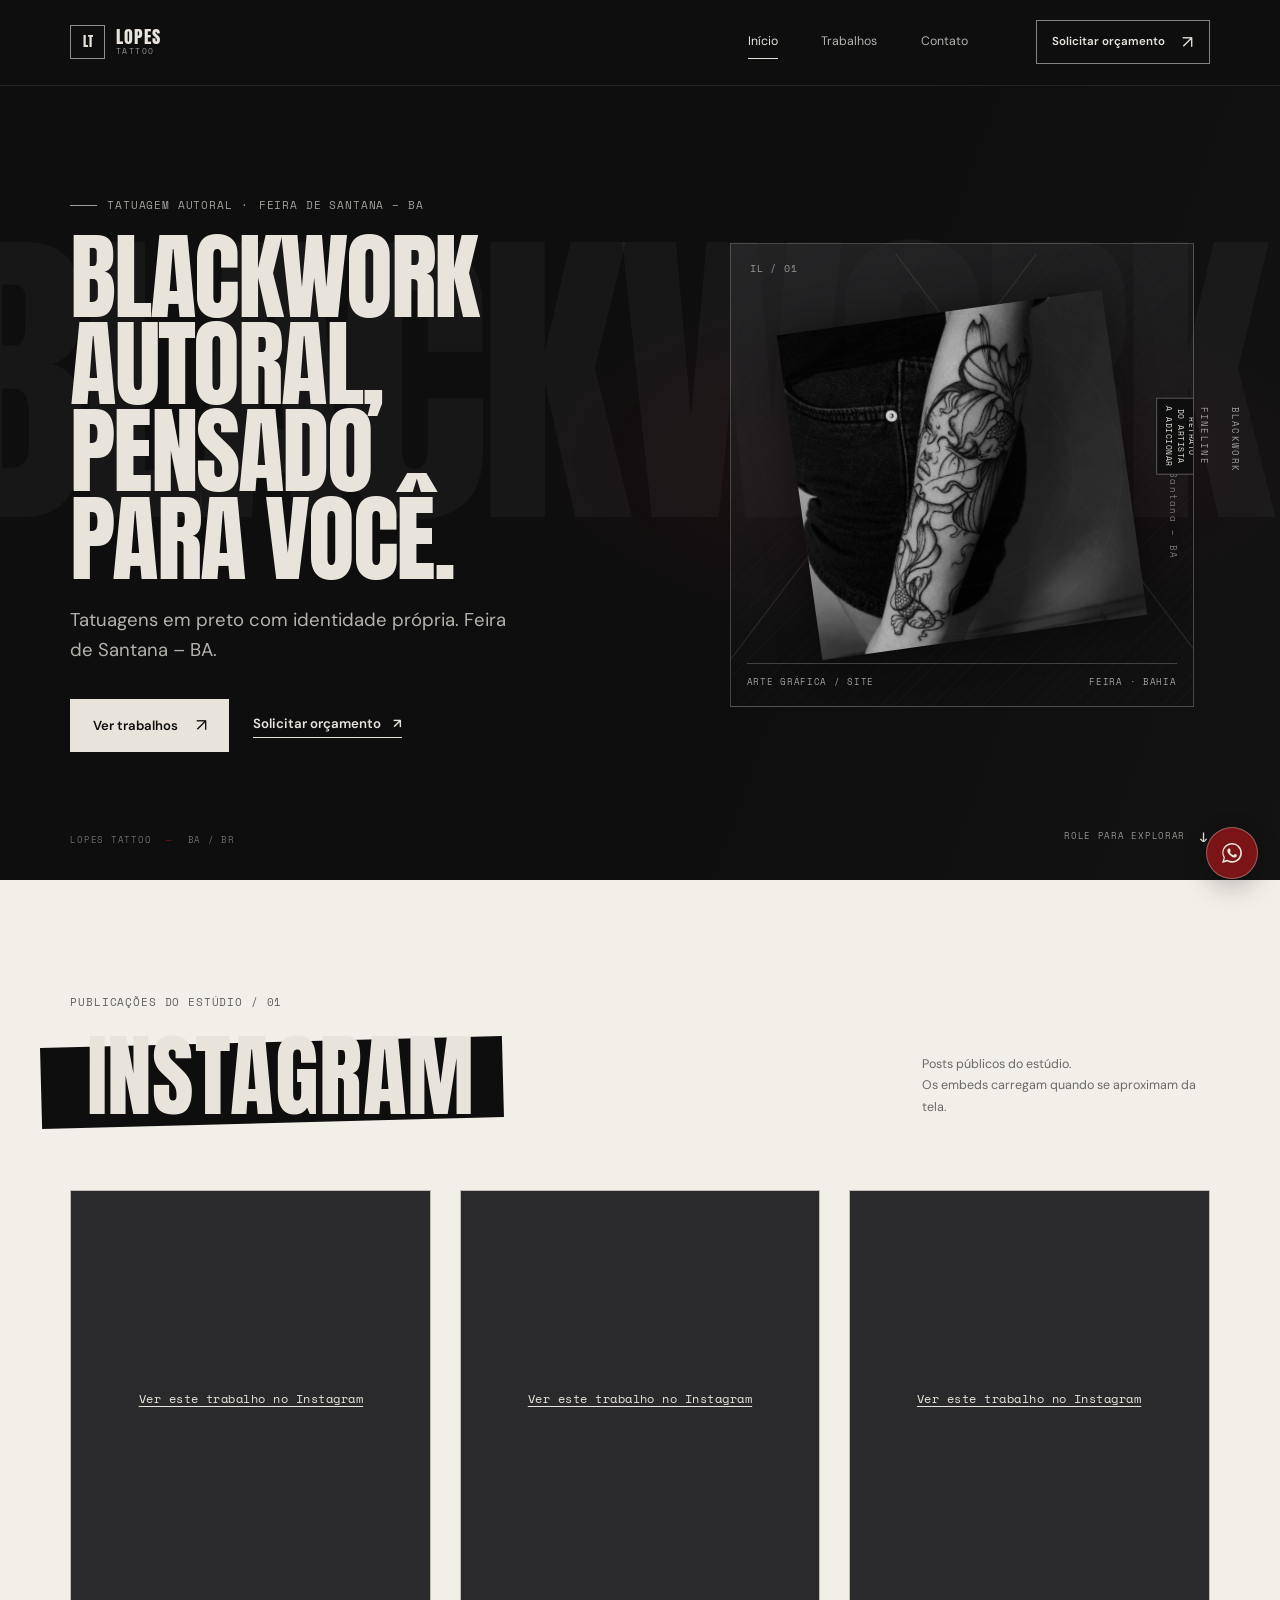
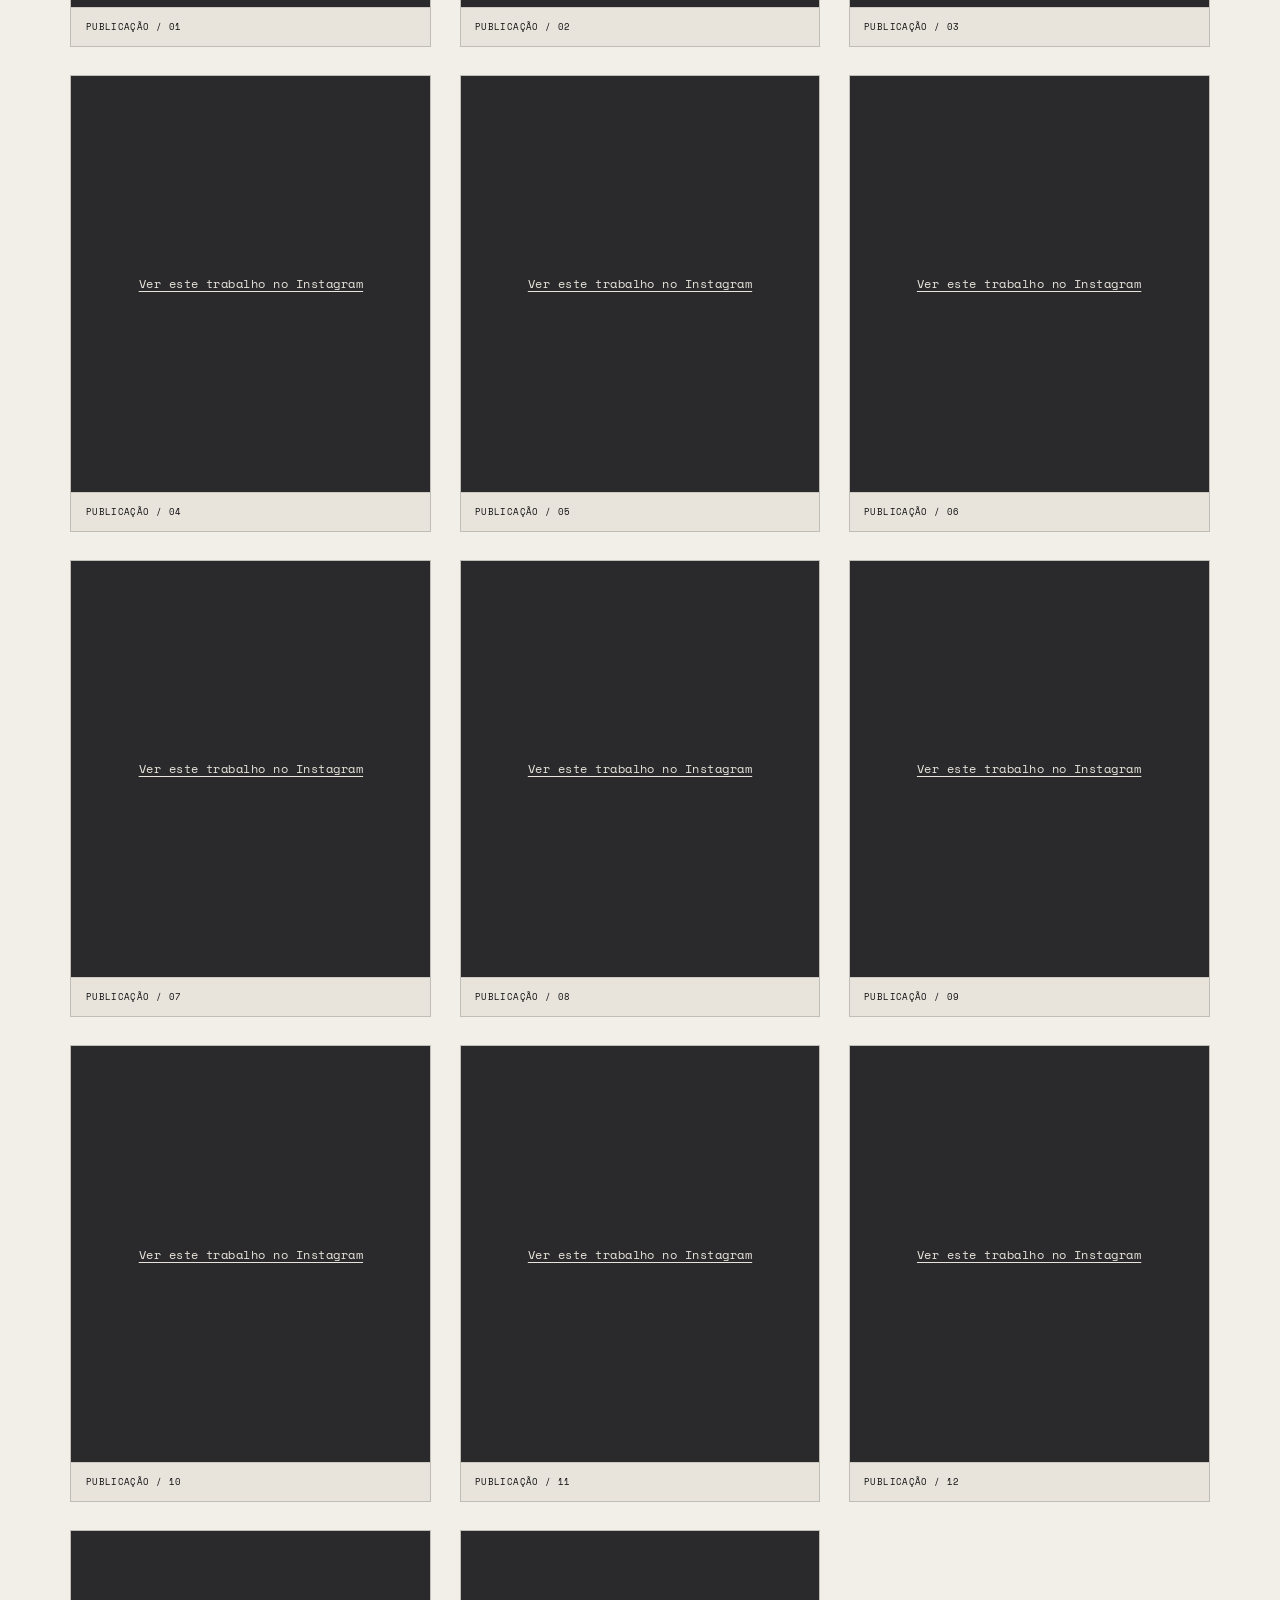
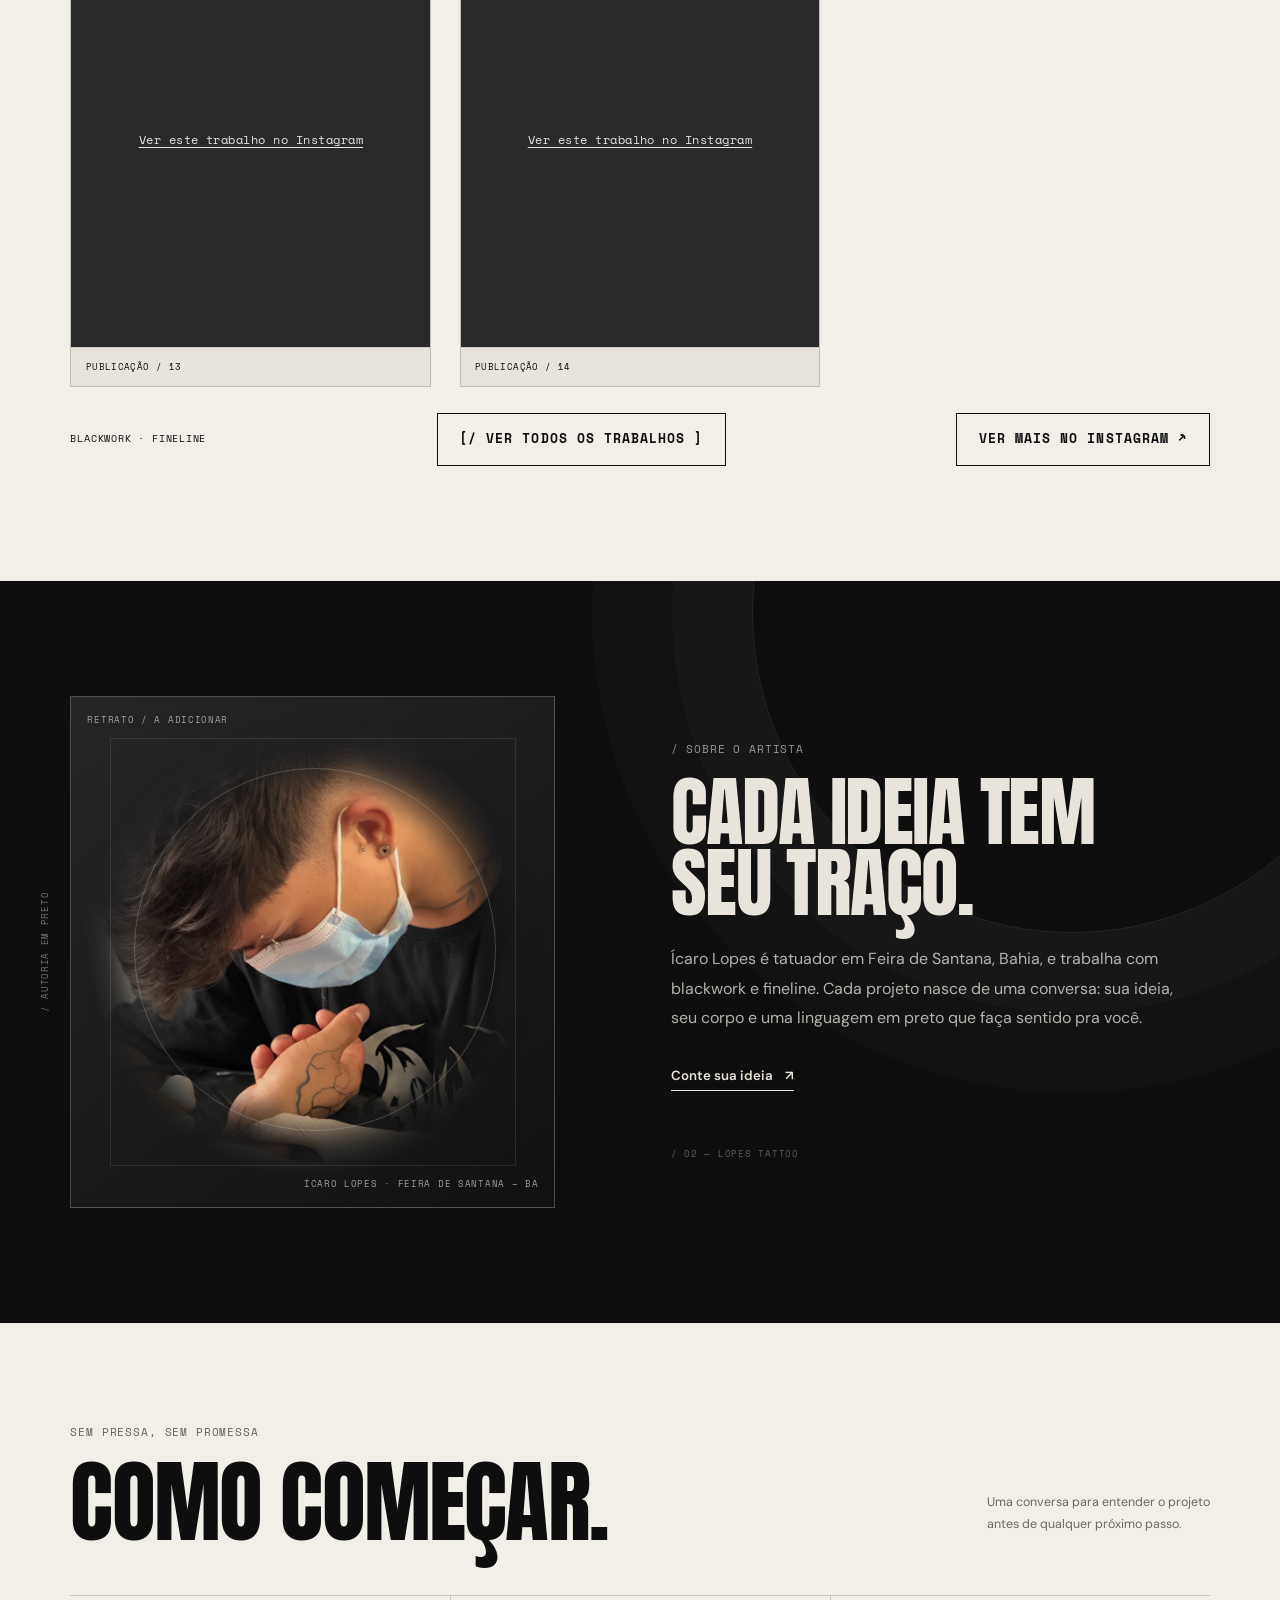
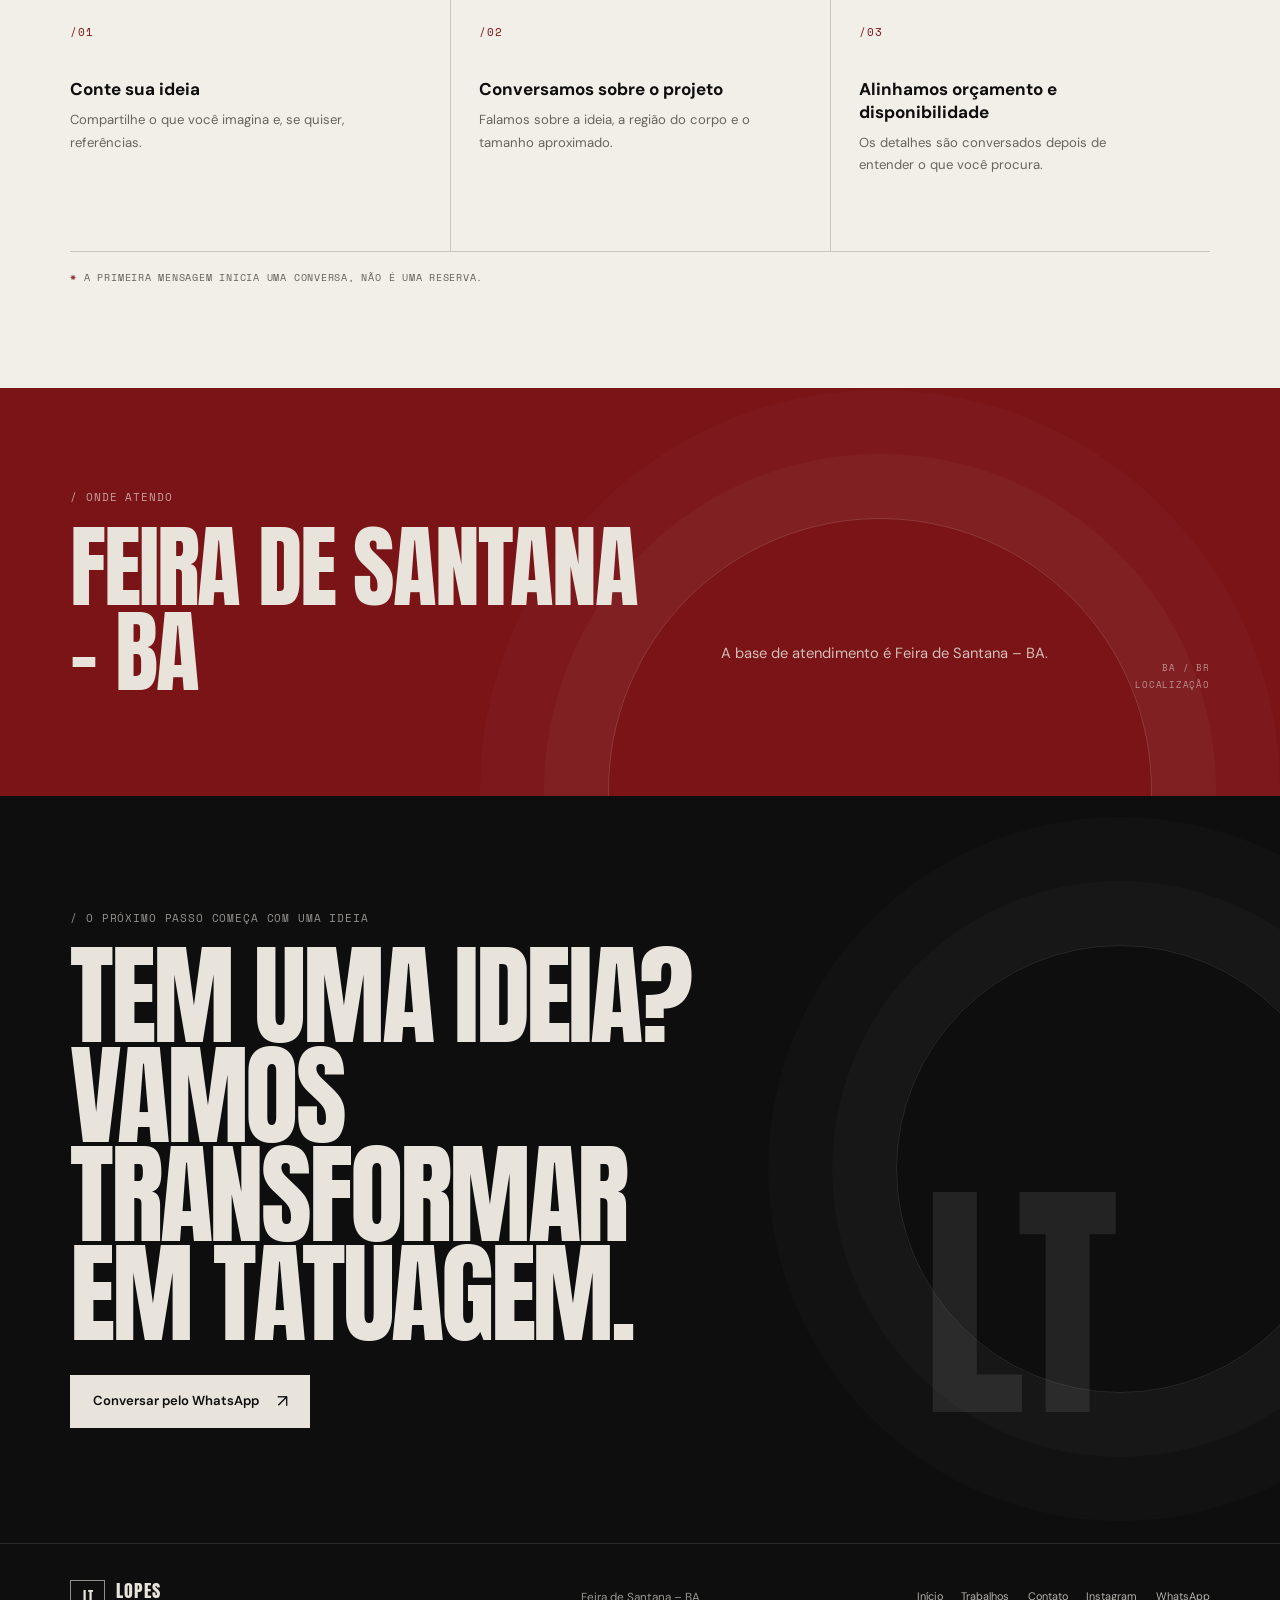
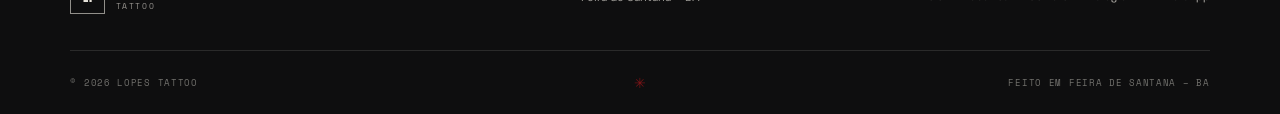
<file: index.html>
<!doctype html>
<html lang="pt-BR">
<head>
  <meta charset="utf-8">
  <meta name="viewport" content="width=device-width, initial-scale=1">
  <meta name="theme-color" content="#0e0e0f">
  <meta name="description" content="Tatuagens em blackwork por Lopes Tattoo, em Feira de Santana–BA. Explore trabalhos e envie sua ideia para conversar sobre orçamento e disponibilidade.">
  <meta name="keywords" content="Lopes Tattoo, blackwork, fineline, tatuagem, Feira de Santana, Bahia">
  <meta property="og:type" content="website">
  <meta property="og:site_name" content="Lopes Tattoo">
  <meta property="og:title" content="Lopes Tattoo | Blackwork em Feira de Santana">
  <meta property="og:description" content="Tatuagens em blackwork por Lopes Tattoo, em Feira de Santana–BA. Explore trabalhos e envie sua ideia para conversar sobre orçamento e disponibilidade.">
  <meta name="twitter:card" content="summary">
  <meta name="twitter:title" content="Lopes Tattoo | Blackwork em Feira de Santana">
  <meta name="twitter:description" content="Tatuagens em blackwork por Lopes Tattoo, em Feira de Santana–BA. Explore trabalhos e envie sua ideia para conversar sobre orçamento e disponibilidade.">
  <title>Lopes Tattoo | Blackwork em Feira de Santana</title>
  <link rel="icon" href="./assets/icons/aranha.svg" type="image/svg+xml">
  <link rel="preconnect" href="https://fonts.googleapis.com">
  <link rel="preconnect" href="https://fonts.gstatic.com" crossorigin>
  <link href="https://fonts.googleapis.com/css2?family=Anton&family=DM+Sans:wght@400;500;600;700&family=Space+Mono:wght@400;700&display=swap" rel="stylesheet">
  <link rel="stylesheet" href="./css/style.css">
  <script type="application/ld+json" data-business-schema>
    {"@context":"https://schema.org","@type":"TattooParlor","name":"Lopes Tattoo","areaServed":{"@type":"City","name":"Feira de Santana"},"sameAs":["https://www.instagram.com/icarolopes.tattoo/"]}
  </script>
  <script type="module" src="./js/main.js"></script>
  <script type="module" src="./js/gallery.js"></script>
</head>
<body class="home-page" data-root=".">
  <a class="skip-link" href="#conteudo">Pular para o conteúdo</a>
  <header class="site-header">
    <a class="brand" href="./index.html" aria-label="Lopes Tattoo — início">
      <span class="brand-mark" aria-hidden="true">LT</span>
      <span class="brand-name">LOPES <i>TATTOO</i></span>
    </a>
    <button class="menu-toggle" type="button" aria-expanded="false" aria-controls="primary-nav" aria-label="Abrir menu">
      <span></span><span></span><span></span>
    </button>
    <nav class="primary-nav" id="primary-nav" aria-label="Navegação principal">
      <a href="./index.html" aria-current="page">Início</a>
      <a href="./trabalhos/">Trabalhos</a>
      <a href="./contato/">Contato</a>
    </nav>
    <a class="button button-small button-outline header-cta" href="./contato/">Solicitar orçamento <span aria-hidden="true">↗</span></a>
  </header>

  <main id="conteudo">
    <section class="hero section-dark" aria-labelledby="hero-title">
      <div class="hero-background-word" aria-hidden="true">BLACKWORK</div>
      <div class="hero-inner page-width">
        <div class="hero-copy reveal">
          <p class="eyebrow"><span class="eyebrow-line"></span> TATUAGEM AUTORAL · <span data-config="cidadeBase">Feira de Santana – BA</span></p>
          <h1 id="hero-title" data-config-text="textos.heroTitulo">Blackwork autoral, pensado para você.</h1>
          <p class="hero-lead" data-config-text="textos.heroSubtitulo">Tatuagens em preto com identidade própria. Feira de Santana – BA.</p>
          <div class="hero-actions">
            <a class="button button-light" href="./trabalhos/">Ver trabalhos <span aria-hidden="true">↗</span></a>
            <a class="text-link text-link-light" href="./contato/">Solicitar orçamento <span aria-hidden="true">↗</span></a>
          </div>
        </div>
        <div class="hero-art reveal" role="img" aria-label="Ilustração abstrata conceitual em carvão e osso; retrato do artista ainda será adicionado">
          <div class="hero-art-frame">
            <div class="hero-art-number">IL / 01</div>
            <div class="hero-orbit orbit-one"></div>
            <div class="hero-orbit orbit-two"></div>
            <div class="hero-ornament" aria-hidden="true"><img src="./assets/img/tatto-braco.webp" alt="" fetchpriority="high"></div>
            <div class="hero-art-caption"><span>ARTE GRÁFICA / SITE</span><span>FEIRA · BAHIA</span></div>
            <div class="hero-art-stamp">RETRATO<br>DO ARTISTA<br>A ADICIONAR</div>
          </div>
        </div>
        <div class="hero-side-label" aria-label="Especialidades e localização">
          <span>BLACKWORK</span><span>FINELINE</span><span data-config="cidadeBase">Feira de Santana – BA</span>
        </div>
        <div class="hero-index mono" aria-hidden="true">LOPES TATTOO <span>—</span> BA / BR</div>
      </div>
      <a class="scroll-cue mono" href="#selecionados"><span>ROLE PARA EXPLORAR</span><i aria-hidden="true">↓</i></a>
    </section>

    <section class="selected section-paper" id="selecionados" aria-labelledby="selected-title">
      <div class="page-width">
        <div class="section-heading selected-heading">
          <div>
            <p class="eyebrow mono">PUBLICAÇÕES DO ESTÚDIO / 01</p>
            <h2 id="selected-title" class="brush-heading"><span>Instagram</span></h2>
          </div>
          <p class="section-note">Posts públicos do estúdio.<br>Os embeds carregam quando se aproximam da tela.</p>
        </div>
        <div class="instagram-grid featured-instagram-grid" data-instagram-grid aria-live="polite" aria-busy="true">
          <p class="instagram-static-fallback">As publicações são carregadas com JavaScript. <a href="https://www.instagram.com/icarolopes.tattoo/" target="_blank" rel="noopener noreferrer">Visite o Instagram do estúdio.</a></p>
        </div>
        <div class="selected-footer">
          <span class="mono small-label">BLACKWORK · FINELINE</span>
          <a class="button button-dark-outline mono" href="./trabalhos/">[/ VER TODOS OS TRABALHOS ]</a>
          <a class="button button-dark-outline mono instagram-profile-button" href="https://www.instagram.com/icarolopes.tattoo/" target="_blank" rel="noopener noreferrer">Ver mais no Instagram ↗</a>
        </div>
      </div>
    </section>

    <section class="about section-dark" aria-labelledby="about-title">
      <div class="page-width about-layout">
        <div class="about-visual reveal" aria-hidden="true">
          <div class="portrait-placeholder">
            <span class="portrait-label mono">RETRATO / A ADICIONAR</span>
            <div class="portrait-" aria-hidden="true"><img src="./assets/img/perfil.png" alt="" fetchpriority="high"></div>
            <span class="portrait-caption mono">ÍCARO LOPES · <span data-config="cidadeBase">Feira de Santana – BA</span></span>
          </div>
          <span class="about-side mono">/ AUTORIA EM PRETO</span>
        </div>
        <div class="about-copy reveal">
          <p class="eyebrow eyebrow-muted mono">/ SOBRE O ARTISTA</p>
          <h2 id="about-title" data-config-text="textos.sobreTitulo">Eu traço sua ideia.</h2>
          <p data-config-text="textos.sobreTexto">Ícaro Lopes é tatuador em Feira de Santana, Bahia, e trabalha com blackwork e fineline. Cada projeto nasce de uma conversa: sua ideia, seu corpo e uma linguagem em preto que faça sentido pra você.</p>
          <a class="text-link text-link-light" href="./contato/">Conte sua ideia <span aria-hidden="true">↗</span></a>
          <span class="about-index mono">/ 02 — LOPES TATTOO</span>
        </div>
      </div>
    </section>

    <section class="steps section-paper" aria-labelledby="steps-title">
      <div class="page-width">
        <div class="section-heading steps-intro">
          <div><p class="eyebrow mono">SEM PRESSA, SEM PROMESSA</p><h2 id="steps-title">Como começar.</h2></div>
          <p class="section-note">Uma conversa para entender o projeto<br>antes de qualquer próximo passo.</p>
        </div>
        <ol class="steps-list">
          <li class="step-item"><span class="step-number mono">/01</span><h3>Conte sua ideia</h3><p>Compartilhe o que você imagina e, se quiser, referências.</p></li>
          <li class="step-item"><span class="step-number mono">/02</span><h3>Conversamos sobre o projeto</h3><p>Falamos sobre a ideia, a região do corpo e o tamanho aproximado.</p></li>
          <li class="step-item"><span class="step-number mono">/03</span><h3>Alinhamos orçamento e disponibilidade</h3><p>Os detalhes são conversados depois de entender o que você procura.</p></li>
        </ol>
        <p class="steps-footnote mono"><span aria-hidden="true">*</span> A primeira mensagem inicia uma conversa, não é uma reserva.</p>
      </div>
    </section>

    <section class="where section-oxblood" aria-labelledby="where-title">
      <div class="page-width where-layout">
        <div><p class="eyebrow mono">/ ONDE ATENDO</p><h2 id="where-title" data-config-text="cidadeBase">Feira de Santana – BA</h2></div>
        <div class="where-copy"><p>A base de atendimento é <span data-config="cidadeBase">Feira de Santana – BA</span>.</p><div class="other-cities" data-other-cities hidden><span class="mono">OUTRAS CIDADES</span><p data-config="outrasCidadesTexto">Também tatuo em outras cidades em datas específicas. Consulte as próximas datas pelo WhatsApp.</p></div><div class="address-block" data-address-section hidden><span class="mono">ENDEREÇO</span><p data-config="endereco"></p></div></div>
        <span class="where-coordinate mono" aria-hidden="true">BA / BR<br>LOCALIZAÇÃO</span>
      </div>
    </section>

    <section class="final-cta section-dark" aria-labelledby="final-title">
      <div class="page-width final-cta-inner">
        <p class="eyebrow mono eyebrow-muted">/ O PRÓXIMO PASSO COMEÇA COM UMA IDEIA</p>
        <h2 id="final-title" data-config-text="textos.ctaFinalTitulo">Tem uma ideia? Vamos transformar em tatuagem.</h2>
        <a class="button button-light" data-whatsapp-link data-whatsapp-source="home-final" target="_blank" rel="noopener noreferrer">Conversar pelo WhatsApp <span aria-hidden="true">↗</span></a>
        <span class="cta-mark" aria-hidden="true">LT</span>
      </div>
    </section>
  </main>

  <footer class="site-footer section-dark">
    <div class="page-width footer-main">
      <a class="brand footer-brand" href="./index.html" aria-label="Lopes Tattoo — início"><span class="brand-mark" aria-hidden="true">LT</span><span class="brand-name">LOPES <i>TATTOO</i></span></a>
      <p class="footer-location" data-config="cidadeBase">Feira de Santana – BA</p>
      <nav class="footer-nav" aria-label="Links do rodapé"><a href="./index.html">Início</a><a href="./trabalhos/">Trabalhos</a><a href="./contato/">Contato</a><a data-instagram-link target="_blank" rel="noopener noreferrer">Instagram</a><a data-whatsapp-link data-whatsapp-source="footer" target="_blank" rel="noopener noreferrer">WhatsApp</a></nav>
    </div>
    <div class="page-width footer-bottom"><span class="mono">© <span data-current-year>2026</span> LOPES TATTOO</span><span class="mono">FEITO EM <span data-config="cidadeBase">Feira de Santana – BA</span></span><span class="footer-spider" aria-hidden="true">✳</span></div>
  </footer>

  <a class="whatsapp-float" data-whatsapp-link data-whatsapp-source="floating" target="_blank" rel="noopener noreferrer" aria-label="Conversar com Lopes Tattoo pelo WhatsApp">
    <svg viewBox="0 0 24 24" aria-hidden="true"><path d="M20.5 3.5A11.8 11.8 0 0 0 12.1 0C5.6 0 .4 5.2.4 11.7c0 2.1.6 4.2 1.6 6L0 24l6.5-1.7a11.8 11.8 0 0 0 5.6 1.4h.1c6.4 0 11.7-5.2 11.7-11.7 0-3.2-1.2-6.2-3.4-8.5ZM12.1 21.7h-.1c-1.8 0-3.6-.5-5.1-1.4l-.4-.2-3.9 1 1-3.8-.3-.4a9.8 9.8 0 0 1-1.5-5.2C1.8 6.3 6.4 1.8 12.1 1.8c2.6 0 5.1 1 6.9 2.9a9.7 9.7 0 0 1 2.9 6.9c0 5.6-4.5 10.1-9.8 10.1Zm5.6-7.6c-.3-.1-1.7-.8-2-.9-.3-.1-.5-.1-.7.2-.2.3-.8.9-.9 1.1-.2.2-.3.2-.6.1-.3-.1-1.2-.4-2.3-1.4-.9-.8-1.4-1.7-1.6-2-.2-.3 0-.4.1-.6l.4-.5c.1-.2.2-.3.3-.5.1-.2 0-.4 0-.5l-.9-2.1c-.2-.5-.5-.4-.7-.4h-.6c-.2 0-.5.1-.8.4-.3.3-1 1-1 2.4s1 2.8 1.1 3c.1.2 2 3.1 4.8 4.3.7.3 1.2.5 1.6.6.7.2 1.3.2 1.8.1.6-.1 1.7-.7 1.9-1.4.2-.7.2-1.3.2-1.4 0-.1-.2-.2-.5-.4Z"/></svg>
  </a>
  <p class="site-message mono" data-site-message role="status" aria-live="polite" hidden></p>
</body>
</html>
</file>
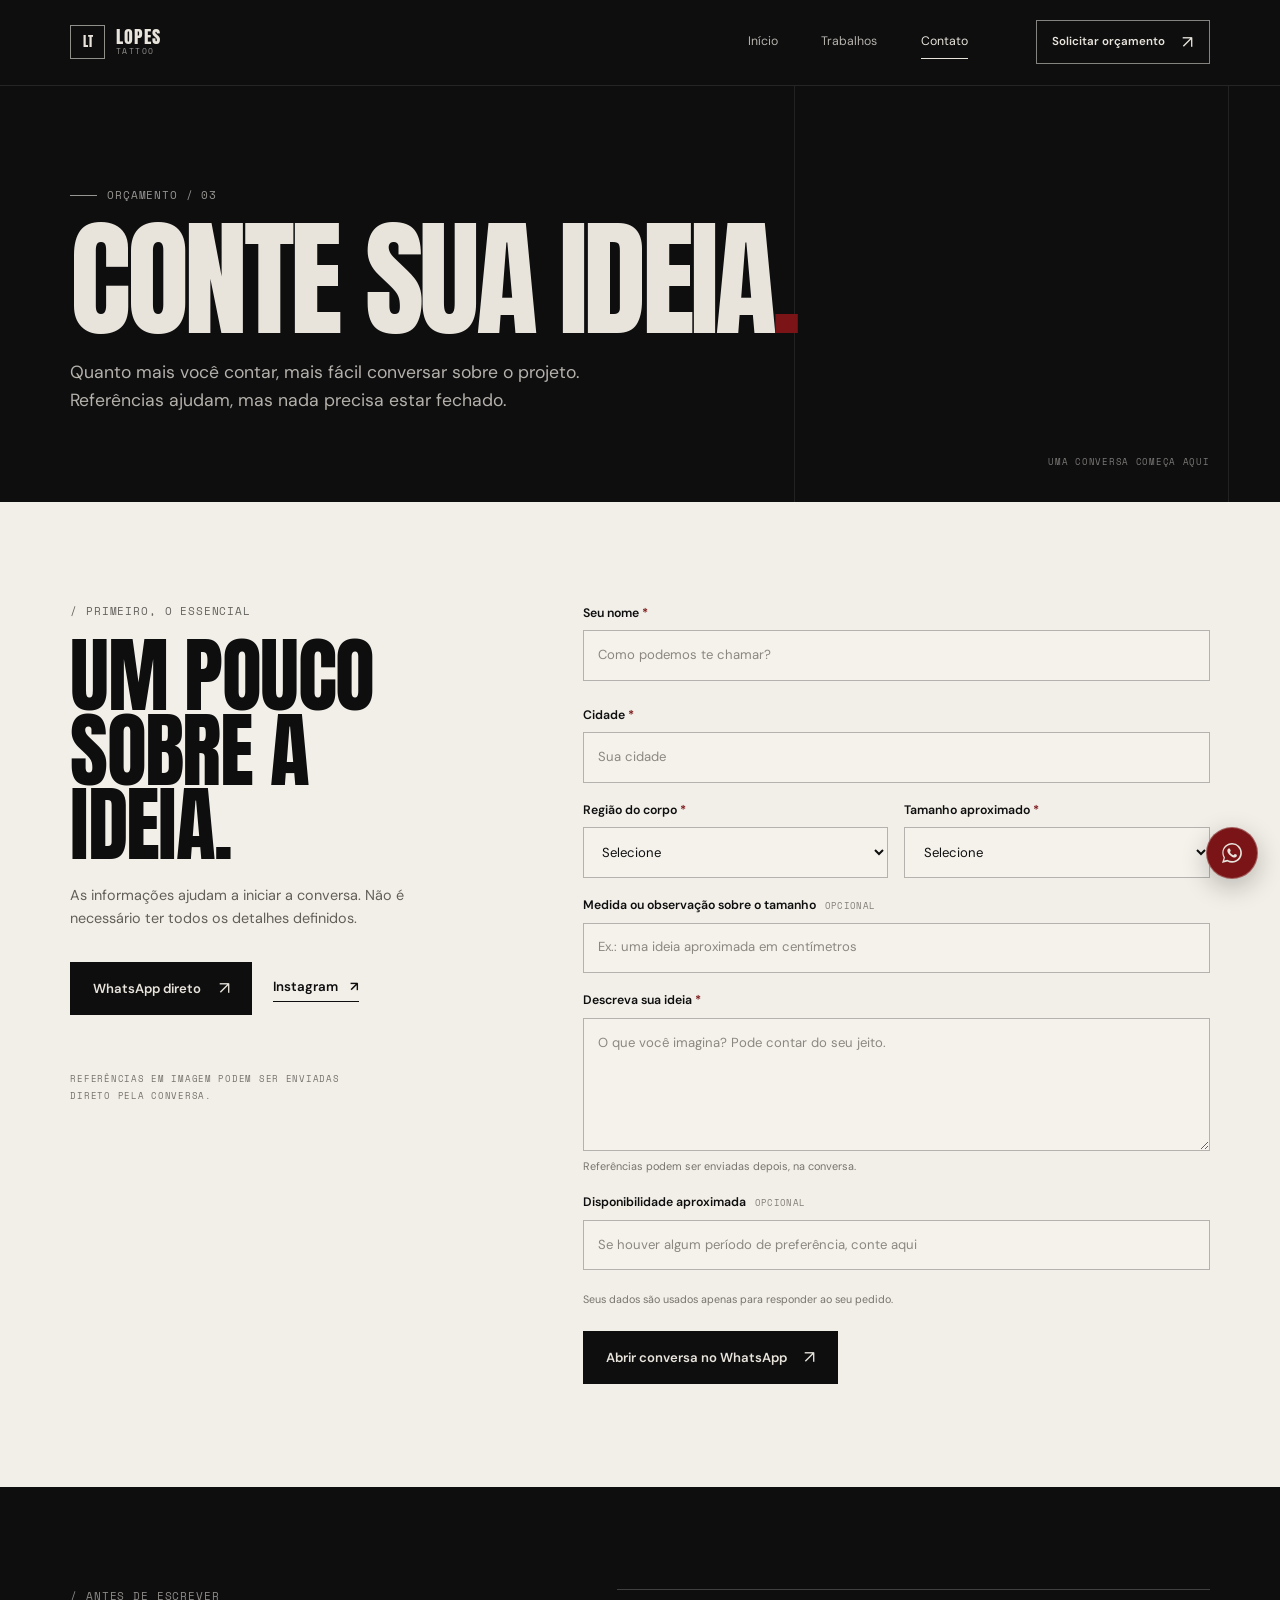
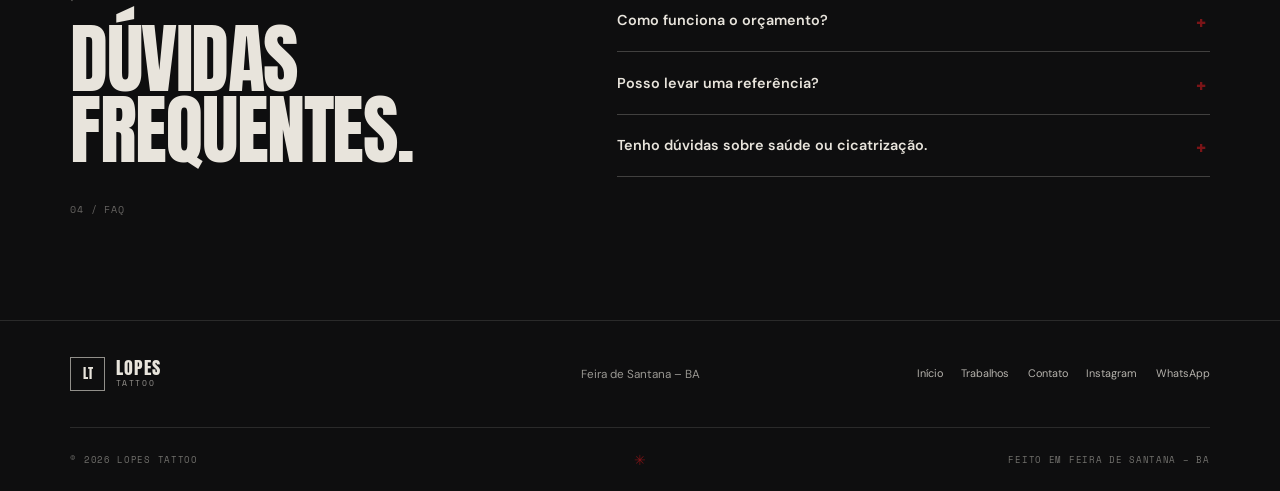
<file: contato/index.html>
<!doctype html>
<html lang="pt-BR">
<head>
  <meta charset="utf-8">
  <meta name="viewport" content="width=device-width, initial-scale=1">
  <meta name="theme-color" content="#0e0e0f">
  <meta name="description" content="Fale com Lopes Tattoo sobre uma ideia de tatuagem, orçamento e disponibilidade em Feira de Santana–BA. Veja o que enviar para começar a conversa.">
  <meta name="keywords" content="contato Lopes Tattoo, orçamento tatuagem, blackwork, Feira de Santana, Bahia">
  <meta property="og:type" content="website">
  <meta property="og:site_name" content="Lopes Tattoo">
  <meta property="og:title" content="Contato e orçamento de tatuagem | Lopes Tattoo">
  <meta property="og:description" content="Fale com Lopes Tattoo sobre uma ideia de tatuagem, orçamento e disponibilidade em Feira de Santana–BA. Veja o que enviar para começar a conversa.">
  <meta name="twitter:card" content="summary">
  <meta name="twitter:title" content="Contato e orçamento de tatuagem | Lopes Tattoo">
  <meta name="twitter:description" content="Fale com Lopes Tattoo sobre uma ideia de tatuagem, orçamento e disponibilidade em Feira de Santana–BA. Veja o que enviar para começar a conversa.">
  <title>Contato e orçamento de tatuagem | Lopes Tattoo</title>
  <link rel="icon" href="../assets/icons/aranha.svg" type="image/svg+xml">
  <link rel="preconnect" href="https://fonts.googleapis.com">
  <link rel="preconnect" href="https://fonts.gstatic.com" crossorigin>
  <link href="https://fonts.googleapis.com/css2?family=Anton&family=DM+Sans:wght@400;500;600;700&family=Space+Mono:wght@400;700&display=swap" rel="stylesheet">
  <link rel="stylesheet" href="../css/style.css">
  <script type="application/ld+json" data-business-schema>
    {"@context":"https://schema.org","@type":"TattooParlor","name":"Lopes Tattoo","areaServed":{"@type":"City","name":"Feira de Santana"},"sameAs":["https://www.instagram.com/icarolopes.tattoo/"]}
  </script>
  <script type="module" src="../js/main.js"></script>
  <script type="module" src="../js/form.js"></script>
</head>
<body class="interior-page contact-page" data-root="..">
  <a class="skip-link" href="#conteudo">Pular para o conteúdo</a>
  <header class="site-header"><a class="brand" href="../index.html" aria-label="Lopes Tattoo — início"><span class="brand-mark" aria-hidden="true">LT</span><span class="brand-name">LOPES <i>TATTOO</i></span></a><button class="menu-toggle" type="button" aria-expanded="false" aria-controls="primary-nav" aria-label="Abrir menu"><span></span><span></span><span></span></button><nav class="primary-nav" id="primary-nav" aria-label="Navegação principal"><a href="../index.html">Início</a><a href="../trabalhos/">Trabalhos</a><a href="./" aria-current="page">Contato</a></nav><a class="button button-small button-outline header-cta" href="#formulario">Solicitar orçamento <span aria-hidden="true">↗</span></a></header>

  <main id="conteudo">
    <section class="page-hero contact-hero section-dark" aria-labelledby="page-title"><div class="page-width page-hero-inner"><p class="eyebrow mono"><span class="eyebrow-line"></span> ORÇAMENTO / 03</p><h1 id="page-title"><span data-config-text="textos.contatoTitulo">Conte sua ideia</span><span class="title-dot">.</span></h1><p class="page-intro" data-config-text="textos.contatoIntro">Quanto mais você contar, mais fácil conversar sobre o projeto. Referências ajudam, mas nada precisa estar fechado.</p><span class="page-hero-index mono">UMA CONVERSA COMEÇA AQUI</span></div></section>

    <section class="contact-section section-paper" id="formulario" aria-labelledby="form-title"><div class="page-width contact-layout"><div class="contact-aside"><p class="eyebrow mono">/ PRIMEIRO, O ESSENCIAL</p><h2 id="form-title">Um pouco<br>sobre a ideia.</h2><p>As informações ajudam a iniciar a conversa. Não é necessário ter todos os detalhes definidos.</p><div class="contact-direct"><a class="button button-dark" data-whatsapp-link data-whatsapp-source="contact-direct" target="_blank" rel="noopener noreferrer">WhatsApp direto <span aria-hidden="true">↗</span></a><a class="text-link" data-instagram-link target="_blank" rel="noopener noreferrer">Instagram <span aria-hidden="true">↗</span></a></div><p class="reference-note mono">REFERÊNCIAS EM IMAGEM PODEM SER ENVIADAS DIRETO PELA CONVERSA.</p></div>
      <div class="form-column"><form class="brief-form" data-brief-form novalidate>
        <div class="form-field"><label for="nome">Seu nome <span aria-hidden="true">*</span></label><input id="nome" name="nome" type="text" autocomplete="name" required maxlength="80" placeholder="Como podemos te chamar?"><span class="field-error" data-error-for="nome"></span></div>
        <div class="form-field"><label for="cidade">Cidade <span aria-hidden="true">*</span></label><input id="cidade" name="cidade" type="text" autocomplete="address-level2" required maxlength="80" placeholder="Sua cidade"></div>
        <div class="form-row"><div class="form-field"><label for="regiao">Região do corpo <span aria-hidden="true">*</span></label><select id="regiao" name="regiao" required><option value="">Selecione</option><option>Braço</option><option>Antebraço</option><option>Costas</option><option>Peito</option><option>Perna</option><option>Outra região</option><option>Ainda não sei</option></select></div><div class="form-field"><label for="tamanho">Tamanho aproximado <span aria-hidden="true">*</span></label><select id="tamanho" name="tamanho" required><option value="">Selecione</option><option>Pequeno (P)</option><option>Médio (M)</option><option>Grande (G)</option><option>Ainda não sei</option></select></div></div>
        <div class="form-field"><label for="medida">Medida ou observação sobre o tamanho <span class="optional-label">opcional</span></label><input id="medida" name="medida" type="text" maxlength="100" placeholder="Ex.: uma ideia aproximada em centímetros"></div>
        <div class="form-field"><label for="ideia">Descreva sua ideia <span aria-hidden="true">*</span></label><textarea id="ideia" name="ideia" rows="5" required maxlength="1200" placeholder="O que você imagina? Pode contar do seu jeito."></textarea><span class="field-hint">Referências podem ser enviadas depois, na conversa.</span></div>
        <div class="form-field"><label for="disponibilidade">Disponibilidade aproximada <span class="optional-label">opcional</span></label><input id="disponibilidade" name="disponibilidade" type="text" maxlength="120" placeholder="Se houver algum período de preferência, conte aqui"></div>
        <p class="privacy-note">Seus dados são usados apenas para responder ao seu pedido.</p>
        <p class="form-error" data-form-error role="alert" hidden>Confira os campos obrigatórios antes de continuar.</p>
        <button class="button button-dark form-submit" type="submit">Abrir conversa no WhatsApp <span aria-hidden="true">↗</span></button>
        <p class="form-success" data-form-success role="status" aria-live="polite" hidden>Pronto! Abrimos o WhatsApp com sua mensagem. Se não abrir, chame direto pelo botão abaixo.</p>
      </form><div class="form-fallback" data-form-fallback role="status" hidden><p>Não foi possível carregar as configurações de contato. Tente novamente pelo botão de WhatsApp no rodapé ou pelo Instagram.</p></div></div>
    </div></section>

    <section class="faq-section section-dark" aria-labelledby="faq-title"><div class="page-width faq-layout"><div class="faq-heading"><p class="eyebrow mono eyebrow-muted">/ ANTES DE ESCREVER</p><h2 id="faq-title">Dúvidas<br>frequentes.</h2><span class="faq-heading-mark mono">04 / FAQ</span></div><div class="faq-list" data-faq-list aria-live="polite"><p class="loading-note">Carregando respostas…</p></div><p class="data-error" data-faq-error hidden>Não foi possível carregar as respostas. Consulte o arquivo data/faq.json.</p></div></section>
  </main>

  <footer class="site-footer section-dark"><div class="page-width footer-main"><a class="brand footer-brand" href="../index.html" aria-label="Lopes Tattoo — início"><span class="brand-mark" aria-hidden="true">LT</span><span class="brand-name">LOPES <i>TATTOO</i></span></a><p class="footer-location" data-config="cidadeBase">Feira de Santana – BA</p><nav class="footer-nav" aria-label="Links do rodapé"><a href="../index.html">Início</a><a href="../trabalhos/">Trabalhos</a><a href="./">Contato</a><a data-instagram-link target="_blank" rel="noopener noreferrer">Instagram</a><a data-whatsapp-link data-whatsapp-source="footer" target="_blank" rel="noopener noreferrer">WhatsApp</a></nav></div><div class="page-width footer-bottom"><span class="mono">© <span data-current-year>2026</span> LOPES TATTOO</span><span class="mono">FEITO EM <span data-config="cidadeBase">Feira de Santana – BA</span></span><span class="footer-spider" aria-hidden="true">✳</span></div></footer>
  <a class="whatsapp-float" data-whatsapp-link data-whatsapp-source="floating" target="_blank" rel="noopener noreferrer" aria-label="Conversar com Lopes Tattoo pelo WhatsApp"><svg viewBox="0 0 24 24" aria-hidden="true"><path d="M20.5 3.5A11.8 11.8 0 0 0 12.1 0C5.6 0 .4 5.2.4 11.7c0 2.1.6 4.2 1.6 6L0 24l6.5-1.7a11.8 11.8 0 0 0 5.6 1.4h.1c6.4 0 11.7-5.2 11.7-11.7 0-3.2-1.2-6.2-3.4-8.5ZM12.1 21.7h-.1c-1.8 0-3.6-.5-5.1-1.4l-.4-.2-3.9 1 1-3.8-.3-.4a9.8 9.8 0 0 1-1.5-5.2C1.8 6.3 6.4 1.8 12.1 1.8c2.6 0 5.1 1 6.9 2.9a9.7 9.7 0 0 1 2.9 6.9c0 5.6-4.5 10.1-9.8 10.1Zm5.6-7.6c-.3-.1-1.7-.8-2-.9-.3-.1-.5-.1-.7.2-.2.3-.8.9-.9 1.1-.2.2-.3.2-.6.1-.3-.1-1.2-.4-2.3-1.4-.9-.8-1.4-1.7-1.6-2-.2-.3 0-.4.1-.6l.4-.5c.1-.2.2-.3.3-.5.1-.2 0-.4 0-.5l-.9-2.1c-.2-.5-.5-.4-.7-.4h-.6c-.2 0-.5.1-.8.4-.3.3-1 1-1 2.4s1 2.8 1.1 3c.1.2 2 3.1 4.8 4.3.7.3 1.2.5 1.6.6.7.2 1.3.2 1.8.1.6-.1 1.7-.7 1.9-1.4.2-.7.2-1.3.2-1.4 0-.1-.2-.2-.5-.4Z"/></svg></a>
  <p class="site-message mono" data-site-message role="status" aria-live="polite" hidden></p>
</body>
</html>
</file>
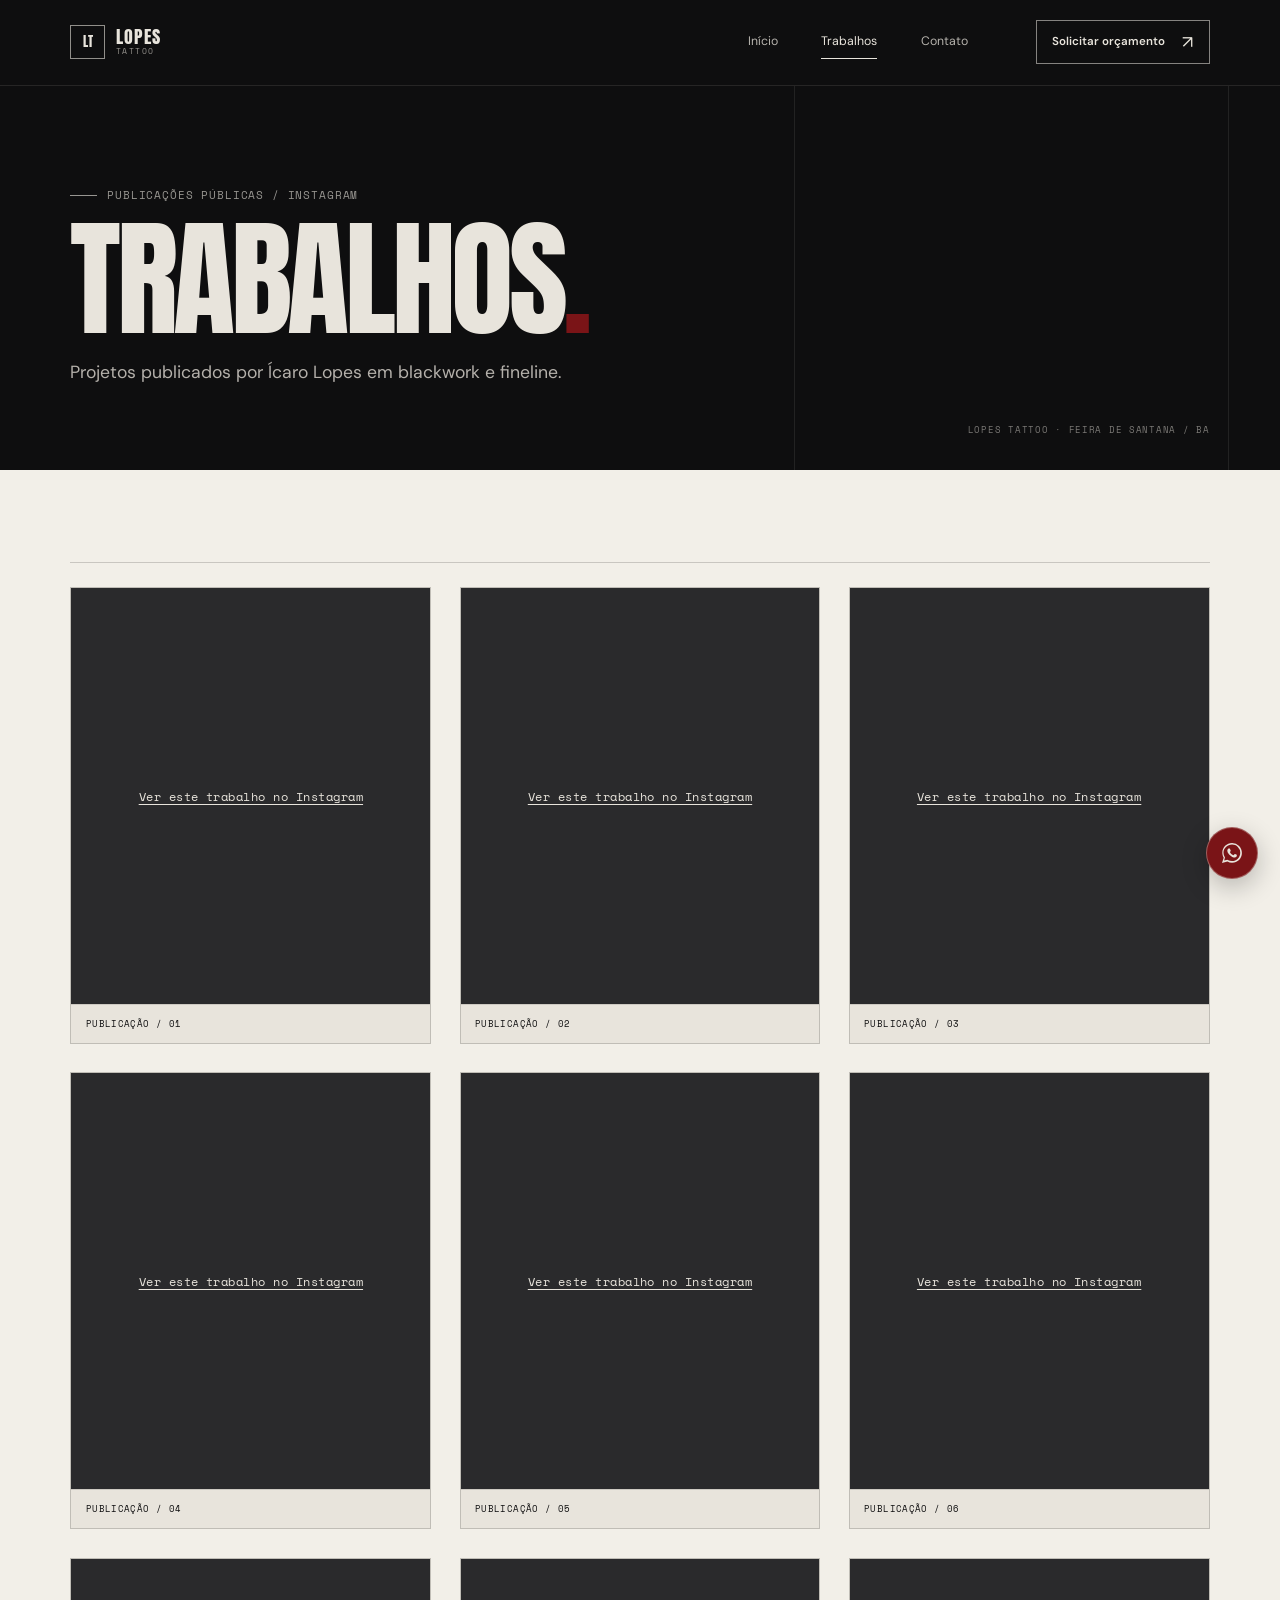
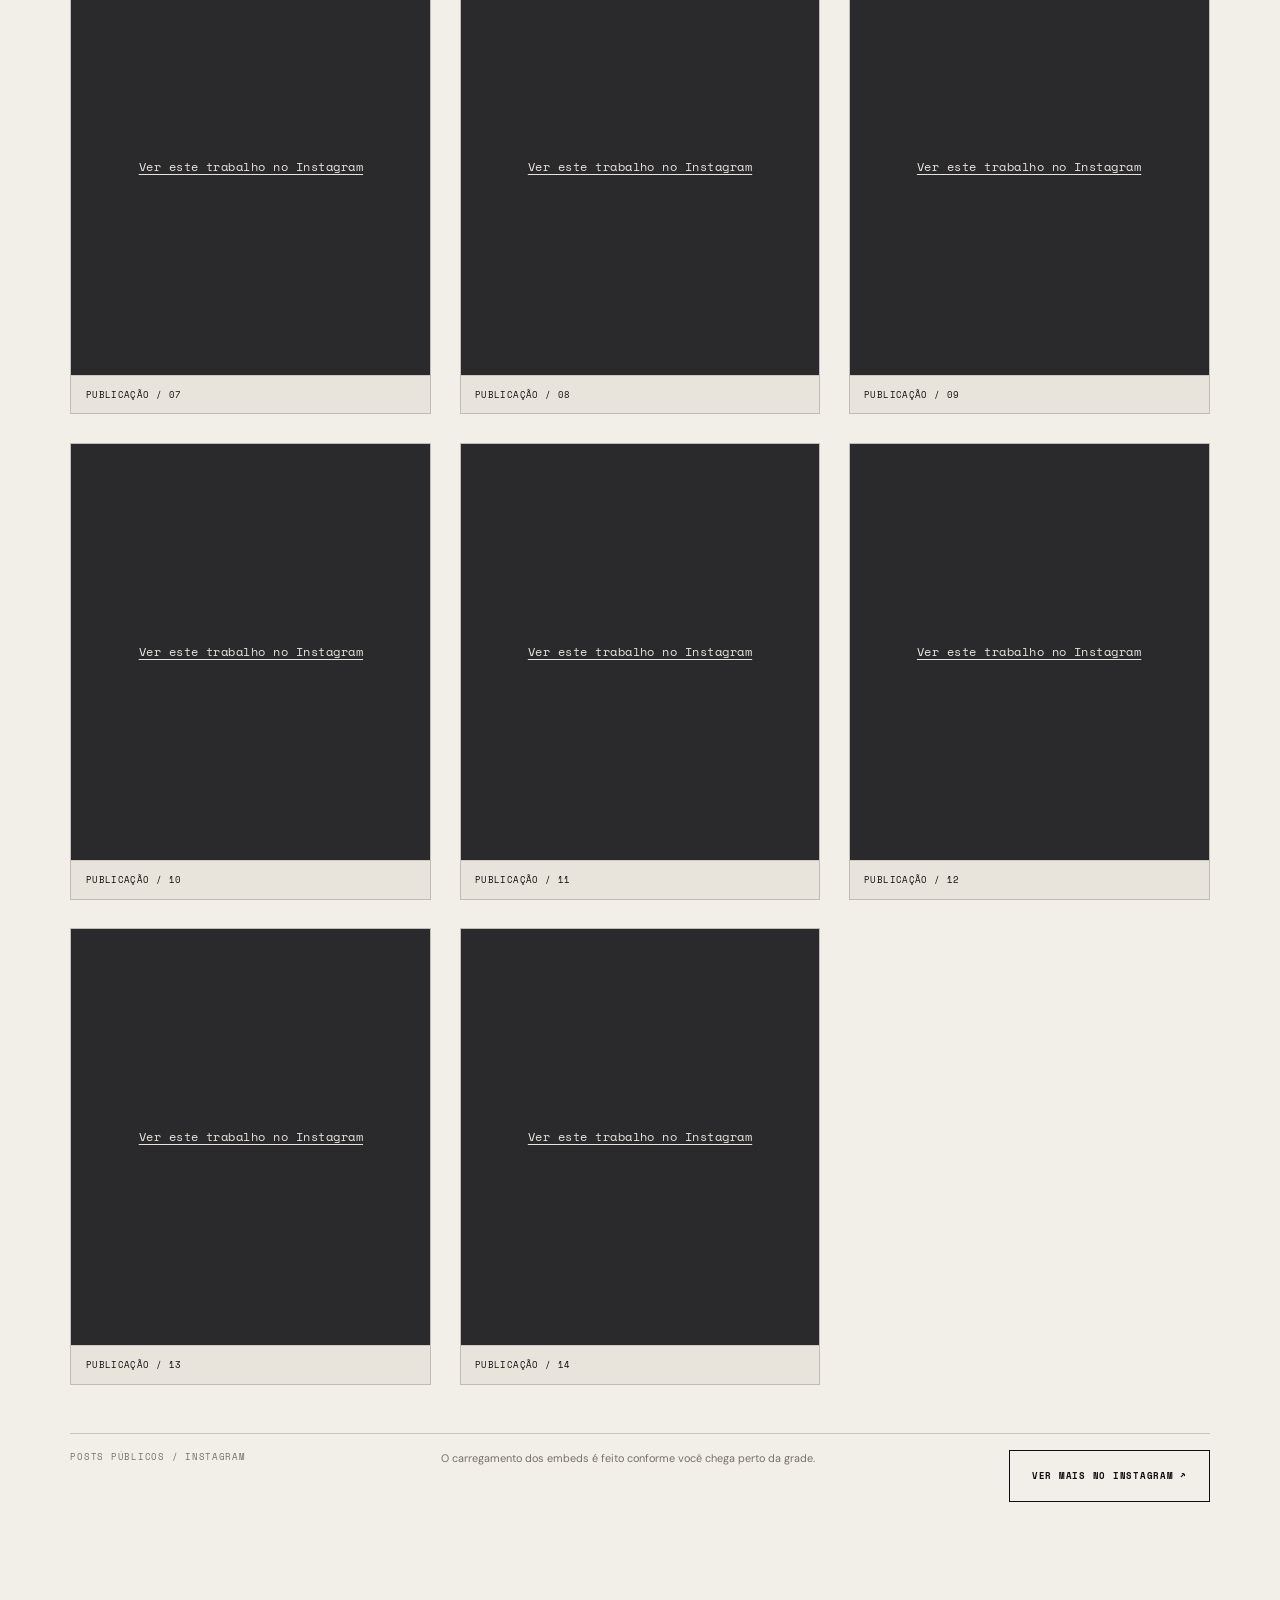
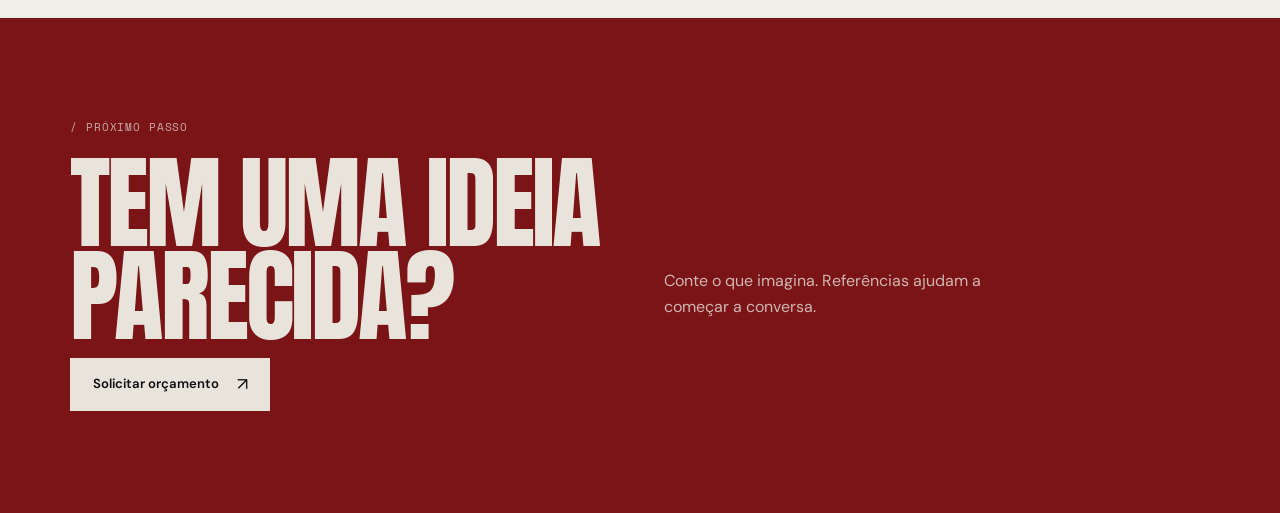
<file: trabalhos/index.html>
<!doctype html>
<html lang="pt-BR">
<head>
  <meta charset="utf-8">
  <meta name="viewport" content="width=device-width, initial-scale=1">
  <meta name="theme-color" content="#0e0e0f">
  <meta name="description" content="Explore trabalhos de Lopes Tattoo em blackwork. Veja projetos publicados e envie uma ideia ou referência para conversar sobre o próximo passo.">
  <meta name="keywords" content="Lopes Tattoo, trabalhos blackwork, galeria de tatuagem, fineline, Feira de Santana, Bahia">
  <meta property="og:type" content="website">
  <meta property="og:site_name" content="Lopes Tattoo">
  <meta property="og:title" content="Galeria de tatuagens Blackwork | Lopes Tattoo">
  <meta property="og:description" content="Explore trabalhos de Lopes Tattoo em blackwork. Veja projetos publicados e envie uma ideia ou referência para conversar sobre o próximo passo.">
  <meta name="twitter:card" content="summary">
  <meta name="twitter:title" content="Galeria de tatuagens Blackwork | Lopes Tattoo">
  <meta name="twitter:description" content="Explore trabalhos de Lopes Tattoo em blackwork. Veja projetos publicados e envie uma ideia ou referência para conversar sobre o próximo passo.">
  <title>Galeria de tatuagens Blackwork | Lopes Tattoo</title>
  <link rel="icon" href="../assets/icons/aranha.svg" type="image/svg+xml">
  <link rel="preconnect" href="https://fonts.googleapis.com">
  <link rel="preconnect" href="https://fonts.gstatic.com" crossorigin>
  <link href="https://fonts.googleapis.com/css2?family=Anton&family=DM+Sans:wght@400;500;600;700&family=Space+Mono:wght@400;700&display=swap" rel="stylesheet">
  <link rel="stylesheet" href="../css/style.css">
  <script type="application/ld+json" data-business-schema>
    {"@context":"https://schema.org","@type":"TattooParlor","name":"Lopes Tattoo","areaServed":{"@type":"City","name":"Feira de Santana"},"sameAs":["https://www.instagram.com/icarolopes.tattoo/"]}
  </script>
  <script type="module" src="../js/main.js"></script>
  <script type="module" src="../js/gallery.js"></script>
</head>
<body class="interior-page gallery-page" data-root="..">
  <a class="skip-link" href="#conteudo">Pular para o conteúdo</a>
  <header class="site-header">
    <a class="brand" href="../index.html" aria-label="Lopes Tattoo — início"><span class="brand-mark" aria-hidden="true">LT</span><span class="brand-name">LOPES <i>TATTOO</i></span></a>
    <button class="menu-toggle" type="button" aria-expanded="false" aria-controls="primary-nav" aria-label="Abrir menu"><span></span><span></span><span></span></button>
    <nav class="primary-nav" id="primary-nav" aria-label="Navegação principal"><a href="../index.html">Início</a><a href="./" aria-current="page">Trabalhos</a><a href="../contato/">Contato</a></nav>
    <a class="button button-small button-outline header-cta" href="../contato/">Solicitar orçamento <span aria-hidden="true">↗</span></a>
  </header>

  <main id="conteudo">
    <section class="page-hero section-dark" aria-labelledby="page-title">
      <div class="page-width page-hero-inner">
        <p class="eyebrow mono"><span class="eyebrow-line"></span> PUBLICAÇÕES PÚBLICAS / INSTAGRAM</p>
        <h1 id="page-title"><span data-config-text="textos.galeriaTitulo">Trabalhos</span><span class="title-dot">.</span></h1>
        <p class="page-intro" data-config-text="textos.galeriaIntro">Projetos publicados por Ícaro Lopes em blackwork e fineline.</p>
        <span class="page-hero-index mono">LOPES TATTOO · FEIRA DE SANTANA / BA</span>
      </div>
    </section>

    <section class="gallery-section section-paper" aria-labelledby="gallery-title">
      <div class="page-width">
        <div class="gallery-toolbar">
          <h2 id="gallery-title" class="visually-hidden">Publicações do Instagram</h2>
        </div>
        <div class="instagram-grid" data-instagram-grid aria-live="polite" aria-busy="true">
          <p class="instagram-static-fallback">As publicações são carregadas com JavaScript. <a href="https://www.instagram.com/icarolopes.tattoo/" target="_blank" rel="noopener noreferrer">Visite o Instagram do estúdio.</a></p>
        </div>
        <div class="gallery-endnote"><span class="mono">POSTS PÚBLICOS / INSTAGRAM</span><span>O carregamento dos embeds é feito conforme você chega perto da grade.</span><a class="button button-dark-outline mono instagram-profile-button" href="https://www.instagram.com/icarolopes.tattoo/" target="_blank" rel="noopener noreferrer">Ver mais no Instagram ↗</a></div>
      </div>
    </section>

    <section class="gallery-cta section-oxblood" aria-labelledby="gallery-cta-title">
      <div class="page-width gallery-cta-inner"><p class="eyebrow mono">/ PRÓXIMO PASSO</p><h2 id="gallery-cta-title">Tem uma ideia<br>parecida?</h2><p>Conte o que imagina. Referências ajudam a começar a conversa.</p><a class="button button-light" href="../contato/">Solicitar orçamento <span aria-hidden="true">↗</span></a></div>
    </section>
  </main>


  <a class="whatsapp-float" data-whatsapp-link data-whatsapp-source="floating" target="_blank" rel="noopener noreferrer" aria-label="Conversar com Lopes Tattoo pelo WhatsApp"><svg viewBox="0 0 24 24" aria-hidden="true"><path d="M20.5 3.5A11.8 11.8 0 0 0 12.1 0C5.6 0 .4 5.2.4 11.7c0 2.1.6 4.2 1.6 6L0 24l6.5-1.7a11.8 11.8 0 0 0 5.6 1.4h.1c6.4 0 11.7-5.2 11.7-11.7 0-3.2-1.2-6.2-3.4-8.5ZM12.1 21.7h-.1c-1.8 0-3.6-.5-5.1-1.4l-.4-.2-3.9 1 1-3.8-.3-.4a9.8 9.8 0 0 1-1.5-5.2C1.8 6.3 6.4 1.8 12.1 1.8c2.6 0 5.1 1 6.9 2.9a9.7 9.7 0 0 1 2.9 6.9c0 5.6-4.5 10.1-9.8 10.1Zm5.6-7.6c-.3-.1-1.7-.8-2-.9-.3-.1-.5-.1-.7.2-.2.3-.8.9-.9 1.1-.2.2-.3.2-.6.1-.3-.1-1.2-.4-2.3-1.4-.9-.8-1.4-1.7-1.6-2-.2-.3 0-.4.1-.6l.4-.5c.1-.2.2-.3.3-.5.1-.2 0-.4 0-.5l-.9-2.1c-.2-.5-.5-.4-.7-.4h-.6c-.2 0-.5.1-.8.4-.3.3-1 1-1 2.4s1 2.8 1.1 3c.1.2 2 3.1 4.8 4.3.7.3 1.2.5 1.6.6.7.2 1.3.2 1.8.1.6-.1 1.7-.7 1.9-1.4.2-.7.2-1.3.2-1.4 0-.1-.2-.2-.5-.4Z"/></svg></a>
  <p class="site-message mono" data-site-message role="status" aria-live="polite" hidden></p>
</body>
</html>
</file>
<file: css/style.css>
/* ==========================================================================
   LOPES TATTOO — CSS editorial
   Tokens, base, layout, componentes, páginas e breakpoints mobile-first.
   ========================================================================== */

/* 01. Tokens */
:root {
  color-scheme: light;
  --carvao: #0e0e0f;
  --preto: #000;
  --osso: #e8e4dc;
  --papel: #f2efe8;
  --grafite: #2a2a2c;
  --cinza: #8a8a8a;
  --linha-clara: rgba(232, 228, 220, .2);
  --linha-escura: rgba(14, 14, 15, .18);
  --oxblood: #7a1417;
  --oxblood-escuro: #5b1012;
  --font-display: "Anton", Impact, "Arial Narrow", sans-serif;
  --font-body: "DM Sans", Arial, sans-serif;
  --font-mono: "Space Mono", "Courier New", monospace;
  --page-gutter: clamp(1.1rem, 5.5vw, 6.2rem);
  --content-width: 1440px;
  --transition: 180ms ease;
  --shadow-soft: 0 18px 54px rgba(0, 0, 0, .16);
}

/* 02. Reset e base */
*, *::before, *::after { box-sizing: border-box; }
html { scroll-behavior: smooth; scroll-padding-top: 6rem; }
body { margin: 0; background: var(--papel); color: var(--carvao); font-family: var(--font-body); font-size: 1rem; line-height: 1.6; -webkit-font-smoothing: antialiased; }
body.menu-open, body.lightbox-open { overflow: hidden; }
img, svg { display: block; max-width: 100%; }
button, input, select, textarea { font: inherit; }
button, a { -webkit-tap-highlight-color: transparent; }
a { color: inherit; text-decoration: none; }
button { color: inherit; }
::selection { color: var(--osso); background: var(--oxblood); }
[hidden] { display: none !important; }

:focus-visible { outline: 3px solid #b4484b; outline-offset: 4px; }
.section-dark :focus-visible, .section-oxblood :focus-visible, .site-header :focus-visible, .site-footer :focus-visible { outline-color: #f1b4b5; }
.skip-link { position: fixed; z-index: 200; top: .75rem; left: .75rem; padding: .7rem 1rem; color: var(--carvao); background: var(--osso); transform: translateY(-180%); transition: transform var(--transition); }
.skip-link:focus { transform: translateY(0); }
.visually-hidden { position: absolute !important; width: 1px; height: 1px; padding: 0; margin: -1px; overflow: hidden; clip: rect(0, 0, 0, 0); white-space: nowrap; border: 0; }
.page-width { width: min(100% - (var(--page-gutter) * 2), var(--content-width)); margin-inline: auto; }
.section-dark { color: var(--osso); background: var(--carvao); }
.section-paper { color: var(--carvao); background: var(--papel); }
.section-oxblood { color: var(--osso); background: var(--oxblood); }
.mono, .eyebrow { font-family: var(--font-mono); letter-spacing: .08em; text-transform: uppercase; }
.eyebrow { display: flex; align-items: center; gap: .65rem; margin: 0 0 1.2rem; font-size: .66rem; line-height: 1.5; }
.eyebrow-line { display: inline-block; width: 1.65rem; height: 1px; background: currentColor; }
.eyebrow-muted { color: rgba(232, 228, 220, .62); }
.small-label { font-size: .62rem; letter-spacing: .08em; }
.loading-note, .data-error { padding: 1rem; color: var(--cinza); font-family: var(--font-mono); font-size: .72rem; }
.data-error { border-left: 2px solid var(--oxblood); color: var(--carvao); }
.site-message { position: fixed; z-index: 150; right: 1rem; bottom: 1rem; width: min(25rem, calc(100% - 2rem)); padding: .9rem 1rem; color: var(--osso); background: var(--grafite); box-shadow: var(--shadow-soft); font-size: .68rem; }

/* 03. Header, logo e navegação */
.site-header { position: relative; z-index: 50; display: flex; align-items: center; justify-content: space-between; min-height: 5.35rem; padding: .8rem var(--page-gutter); color: var(--osso); background: var(--carvao); border-bottom: 1px solid rgba(232, 228, 220, .11); }
.brand { display: inline-flex; align-items: center; gap: .7rem; flex: 0 0 auto; }
.brand-mark { display: grid; width: 2.15rem; aspect-ratio: 1; place-items: center; border: 1px solid rgba(232, 228, 220, .6); font-family: var(--font-display); font-size: .8rem; line-height: 1; letter-spacing: -.05em; }
.brand-name { display: flex; flex-direction: column; font-family: var(--font-display); font-size: 1.12rem; letter-spacing: .055em; line-height: .9; }
.brand-name i { margin-top: .27rem; color: rgba(232, 228, 220, .62); font-family: var(--font-mono); font-size: .47rem; font-style: normal; letter-spacing: .2em; }
.primary-nav { display: flex; align-items: center; gap: clamp(1.5rem, 3.4vw, 3.7rem); margin-left: auto; margin-right: clamp(1.6rem, 5vw, 5rem); }
.primary-nav a, .footer-nav a { position: relative; color: rgba(232, 228, 220, .77); font-size: .77rem; transition: color var(--transition); }
.primary-nav a::after { position: absolute; right: 0; bottom: -.45rem; left: 0; height: 1px; background: var(--osso); content: ""; transform: scaleX(0); transform-origin: left; transition: transform var(--transition); }
.primary-nav a:hover, .primary-nav a:focus-visible, .primary-nav a[aria-current="page"] { color: var(--osso); }
.primary-nav a:hover::after, .primary-nav a[aria-current="page"]::after { transform: scaleX(1); }
.menu-toggle { display: none; }

/* 04. Botões e links */
.button { display: inline-flex; align-items: center; justify-content: center; gap: 1.1rem; min-height: 3.3rem; padding: .85rem 1.35rem; border: 1px solid transparent; font-size: .82rem; font-weight: 600; line-height: 1.2; transition: color var(--transition), background var(--transition), border-color var(--transition), transform var(--transition); cursor: pointer; }
.button:hover { transform: translateY(-2px); }
.button span { font-size: 1.1rem; font-weight: 400; }
.button-small { min-height: 2.65rem; padding: .65rem .95rem; font-size: .72rem; }
.button-outline { color: var(--osso); border-color: rgba(232, 228, 220, .55); background: transparent; }
.button-outline:hover { color: var(--carvao); background: var(--osso); border-color: var(--osso); }
.button-light { color: var(--carvao); background: var(--osso); }
.button-light:hover { background: #fff; }
.button-dark { color: var(--osso); background: var(--carvao); }
.button-dark:hover { background: var(--oxblood); }
.button-dark-outline { color: var(--carvao); border-color: var(--carvao); background: transparent; }
.button-dark-outline:hover { color: var(--osso); background: var(--carvao); }
.text-link { display: inline-flex; align-items: center; gap: .75rem; padding-bottom: .22rem; border-bottom: 1px solid currentColor; font-size: .83rem; font-weight: 600; transition: gap var(--transition), opacity var(--transition); }
.text-link:hover { gap: 1.05rem; }
.text-link-light { color: var(--osso); }
.header-cta { margin-left: .25rem; }

/* 05. Home hero */
.hero { position: relative; min-height: min(760px, calc(100svh - 5.35rem)); overflow: hidden; isolation: isolate; }
.hero::after { position: absolute; z-index: -1; inset: 0; background: radial-gradient(ellipse at 72% 47%, rgba(122, 20, 23, .16), transparent 31%), linear-gradient(110deg, transparent 55%, rgba(255,255,255,.02)); content: ""; pointer-events: none; }
.hero-background-word { position: absolute; z-index: -1; top: 22%; left: -5%; color: rgba(232, 228, 220, .045); font-family: var(--font-display); font-size: clamp(9rem, 25vw, 25rem); letter-spacing: -.035em; line-height: .76; white-space: nowrap; pointer-events: none; }
.hero-inner { position: relative; display: grid; grid-template-columns: minmax(0, 1fr) minmax(18rem, .82fr); align-items: center; min-height: inherit; padding-block: 5rem 6rem; }
.hero-copy { position: relative; z-index: 3; max-width: 47rem; padding-block: 2rem; }
.hero-copy .eyebrow { color: rgba(232, 228, 220, .68); }
.hero h1 { max-width: 14ch; margin: 0; font-family: var(--font-display); font-size: clamp(3.6rem, 7.5vw, 7.65rem); font-weight: 400; letter-spacing: -.025em; line-height: .91; text-wrap: balance; text-transform: uppercase; }
.hero h1 em { color: var(--osso); font-style: normal; }
.hero-lead { max-width: 28rem; margin: 1.5rem 0 0; color: rgba(232, 228, 220, .77); font-size: clamp(.97rem, 1.5vw, 1.16rem); }
.hero-actions { display: flex; align-items: center; flex-wrap: wrap; gap: 1.5rem; margin-top: 2.1rem; }
.hero-art { position: relative; z-index: 2; justify-self: end; width: min(100%, 29rem); margin-right: 1rem; }
.hero-art-frame { position: relative; display: grid; min-height: 29rem; place-items: center; overflow: hidden; border: 1px solid rgba(232, 228, 220, .25); background: linear-gradient(155deg, rgba(42,42,44,.75), rgba(14,14,15,.22) 65%), repeating-linear-gradient(135deg, rgba(232,228,220,.018) 0 1px, transparent 1px 9px); }
.hero-art-frame::before, .hero-art-frame::after { position: absolute; width: 14rem; aspect-ratio: 1; border: 1px solid rgba(232,228,220,.16); border-radius: 50%; content: ""; }
.hero-art-frame::after { width: 20rem; }
.hero-art-number { position: absolute; top: 1.1rem; left: 1.2rem; color: rgba(232,228,220,.6); font-family: var(--font-mono); font-size: .62rem; letter-spacing: .08em; }
.hero-orbit { position: absolute; width: 1px; height: 120%; background: rgba(232,228,220,.12); transform: rotate(37deg); }
.orbit-one { left: 30%; }
.orbit-two { right: 28%; transform: rotate(-37deg); }
.hero-ornament { position: relative; z-index: 1; width: 71%; opacity: .9; filter: drop-shadow(0 0 22px rgba(0,0,0,.55)); transform: rotate(-8deg); }
.hero-ornament img { width: 100%; max-height: 24rem; object-fit: contain; mix-blend-mode: screen; opacity: .92; }
.hero-art-caption { position: absolute; z-index: 2; right: 1rem; bottom: 1rem; left: 1rem; display: flex; justify-content: space-between; gap: .5rem; padding-top: .7rem; border-top: 1px solid rgba(232,228,220,.24); color: rgba(232,228,220,.68); font-family: var(--font-mono); font-size: .56rem; letter-spacing: .08em; }
.hero-art-stamp { position: absolute; z-index: 3; top: 50%; right: .75rem; padding: .35rem .45rem; color: var(--osso); border: 1px solid rgba(232,228,220,.35); background: var(--carvao); font-family: var(--font-mono); font-size: .48rem; letter-spacing: .07em; line-height: 1.5; text-align: center; transform: translateY(-50%) rotate(90deg); transform-origin: right center; }
.hero-side-label { position: absolute; top: 50%; right: calc(var(--page-gutter) * -0.5 + .2rem); display: flex; flex-direction: column; gap: 1rem; color: rgba(232,228,220,.64); font-family: var(--font-mono); font-size: .57rem; letter-spacing: .14em; writing-mode: vertical-rl; transform: translateY(-50%); }
.hero-index { position: absolute; bottom: 2rem; left: 0; color: rgba(232,228,220,.44); font-size: .58rem; }
.hero-index span { margin-inline: .5rem; color: var(--oxblood); }
.scroll-cue { position: absolute; z-index: 3; right: var(--page-gutter); bottom: 1.8rem; display: flex; align-items: center; gap: .8rem; color: rgba(232,228,220,.6); font-size: .56rem; }
.scroll-cue i { color: var(--osso); font-size: 1.15rem; font-style: normal; }

/* 06. Trabalhos selecionados */
.selected { position: relative; padding-block: clamp(5rem, 9vw, 8.5rem); }
.section-heading { display: flex; align-items: end; justify-content: space-between; gap: 2rem; }
.selected-heading { margin-bottom: 2.5rem; }
.selected-heading .eyebrow { color: #62615d; }
.brush-heading { position: relative; z-index: 0; display: inline-block; margin: 0; padding: .04em .18em .08em; color: var(--osso); font-family: var(--font-display); font-size: clamp(3.15rem, 7vw, 6.8rem); font-weight: 400; letter-spacing: .005em; line-height: .95; text-transform: uppercase; }
.brush-heading::before { position: absolute; z-index: -1; inset: 12% -3% 3% -7%; background: var(--carvao) url("../assets/icons/brush.svg") center / 100% 100% no-repeat; content: ""; transform: rotate(-1.5deg); }
.brush-heading span { position: relative; }
.section-note { max-width: 18rem; margin: 0 0 .5rem; color: #6b6964; font-size: .78rem; line-height: 1.7; }
.featured-strip { display: flex; gap: 1rem; overflow-x: auto; padding: .2rem .1rem 1rem; scroll-snap-type: x mandatory; scrollbar-color: var(--grafite) transparent; scrollbar-width: thin; }
.featured-strip .work-card { flex: 0 0 min(29vw, 20rem); scroll-snap-align: start; }
.work-card { display: block; width: 100%; padding: 0; border: 0; background: transparent; text-align: left; cursor: pointer; }
.work-card-media { position: relative; display: block; overflow: hidden; aspect-ratio: 4 / 5; background: #29292a; }
.featured-strip .work-card:nth-child(2) .work-card-media { aspect-ratio: 1 / 1; }
.featured-strip .work-card:nth-child(3) .work-card-media { aspect-ratio: 3 / 4; }
.work-card-media img { width: 100%; height: 100%; object-fit: cover; filter: grayscale(1) contrast(1.08); transition: transform 500ms cubic-bezier(.2,.75,.25,1), filter 350ms ease; }
.work-card:hover .work-card-media img { transform: scale(1.035); filter: grayscale(.65) contrast(1.02); }
.art-placeholder { position: absolute; inset: 0; display: flex; align-items: center; justify-content: center; overflow: hidden; background: linear-gradient(145deg, #39383a 0%, #1a1a1c 56%, #29292a 100%); }
.art-placeholder::before { position: absolute; top: 11%; left: 15%; width: 65%; aspect-ratio: 1; border: 1px solid rgba(232,228,220,.15); border-radius: 50%; content: ""; box-shadow: 0 0 0 2.2rem rgba(232,228,220,.018), 0 0 0 5rem rgba(232,228,220,.018); }
.art-placeholder::after { position: absolute; right: -20%; bottom: -20%; width: 100%; height: 72%; border-top: 1px solid rgba(232,228,220,.15); background: repeating-linear-gradient(137deg, transparent 0 20px, rgba(232,228,220,.035) 21px 22px); content: ""; transform: rotate(-7deg); }
.art-placeholder[data-kind="animals"]::before { top: 15%; left: 22%; width: 57%; border-radius: 45% 55% 39% 61%; transform: rotate(24deg); }
.art-placeholder[data-kind="lettering"]::before { top: 23%; left: 12%; width: 76%; aspect-ratio: 1.35; border-radius: 0; transform: rotate(-12deg); }
.art-placeholder[data-kind="floral"]::before { border-radius: 72% 28% 62% 38%; transform: rotate(22deg); }
.placeholder-stem { position: relative; z-index: 1; width: 42%; height: 73%; border-left: 1px solid rgba(232,228,220,.34); transform: rotate(22deg); }
.placeholder-stem::before, .placeholder-stem::after { position: absolute; top: 18%; left: -1px; width: 75%; height: 28%; border: 1px solid rgba(232,228,220,.28); border-radius: 100% 0 100% 0; content: ""; transform: rotate(-40deg); transform-origin: left; }
.placeholder-stem::after { top: 48%; width: 95%; transform: rotate(35deg) scaleX(-1); }
.art-placeholder[data-kind="animals"] .placeholder-stem { width: 36%; height: 42%; border: 1px solid rgba(232,228,220,.36); border-radius: 52% 48% 43% 57%; transform: rotate(-20deg); }
.art-placeholder[data-kind="animals"] .placeholder-stem::before, .art-placeholder[data-kind="animals"] .placeholder-stem::after { display: none; }
.art-placeholder[data-kind="lettering"] .placeholder-stem { width: auto; height: auto; border: 0; color: rgba(232,228,220,.58); font-family: var(--font-display); font-size: clamp(1.7rem, 5vw, 4rem); letter-spacing: .05em; transform: rotate(-9deg); }
.art-placeholder[data-kind="lettering"] .placeholder-stem::before { position: static; display: block; width: auto; height: auto; border: 0; border-radius: 0; content: "INK /"; transform: none; }
.art-placeholder[data-kind="lettering"] .placeholder-stem::after { display: none; }
.placeholder-number { position: absolute; z-index: 2; top: 1rem; left: 1rem; color: rgba(232,228,220,.7); font-family: var(--font-mono); font-size: .62rem; letter-spacing: .13em; }
.placeholder-status { position: absolute; z-index: 2; right: .8rem; bottom: .8rem; padding: .3rem .5rem; color: rgba(232,228,220,.84); border: 1px solid rgba(232,228,220,.25); background: rgba(14,14,15,.68); font-family: var(--font-mono); font-size: .52rem; letter-spacing: .08em; }
.work-card-caption { display: flex; align-items: baseline; justify-content: space-between; gap: .5rem; padding: .78rem .05rem 0; }
.work-card-title { color: var(--carvao); font-size: .82rem; font-weight: 600; }
.work-card-index { color: #77746e; font-family: var(--font-mono); font-size: .61rem; }
.work-card:focus-visible { outline-color: var(--oxblood); outline-offset: 5px; }
.selected-footer { display: flex; align-items: center; justify-content: space-between; gap: 1rem; margin-top: 1.6rem; }

/* 07. Sobre */
.about { position: relative; overflow: hidden; padding-block: clamp(5rem, 9vw, 9rem); }
.about::before { position: absolute; top: -18rem; right: -7rem; width: 40rem; aspect-ratio: 1; border: 1px solid rgba(232,228,220,.1); border-radius: 50%; content: ""; box-shadow: 0 0 0 5rem rgba(232,228,220,.018), 0 0 0 10rem rgba(232,228,220,.015); }
.about-layout { position: relative; display: grid; grid-template-columns: minmax(16rem, .9fr) minmax(19rem, 1fr); align-items: center; gap: clamp(3rem, 9vw, 10rem); }
.about-visual { position: relative; max-width: 31rem; }
.portrait-placeholder { position: relative; display: flex; align-items: center; justify-content: center; min-height: 32rem; overflow: hidden; border: 1px solid rgba(232,228,220,.26); background: radial-gradient(ellipse at 50% 45%, rgba(122,20,23,.28), transparent 42%), linear-gradient(145deg, #252527, #111112); }
.portrait-placeholder::before { position: absolute; top: 14%; left: 13%; width: 75%; aspect-ratio: 1; border: 1px solid rgba(232,228,220,.22); border-radius: 50%; content: ""; }
.portrait-placeholder::after { position: absolute; inset: 8%; border: 1px solid rgba(232,228,220,.11); content: ""; }
.portrait-label, .portrait-caption { position: absolute; z-index: 1; left: 1rem; color: rgba(232,228,220,.66); font-size: .55rem; }
.portrait-label { top: 1rem; }
.portrait-caption { right: 1rem; bottom: 1rem; text-align: right; }
.portrait-monogram { position: relative; z-index: 1; color: rgba(232,228,220,.8); font-family: var(--font-display); font-size: clamp(8rem, 22vw, 16rem); letter-spacing: -.08em; line-height: 1; }
.about-side { position: absolute; top: 50%; left: -2rem; color: rgba(232,228,220,.48); font-size: .54rem; writing-mode: vertical-rl; transform: translateY(-50%) rotate(180deg); }
.about-copy { max-width: 35rem; }
.about-copy h2, .steps h2, .faq-heading h2 { margin: 0; font-family: var(--font-display); font-size: clamp(3.2rem, 6vw, 6rem); font-weight: 400; letter-spacing: -.02em; line-height: .92; text-transform: uppercase; }
.about-copy > p:not(.eyebrow) { max-width: 32rem; margin: 1.6rem 0 1.8rem; color: rgba(232,228,220,.76); font-size: 1rem; line-height: 1.85; }
.about-index { display: block; margin-top: 3.5rem; color: rgba(232,228,220,.38); font-size: .58rem; }

/* 08. Etapas */
.steps { padding-block: clamp(5rem, 8vw, 8rem); }
.steps-intro { margin-bottom: 3.25rem; }
.steps-intro .eyebrow { color: #65635f; }
.steps h2 { font-size: clamp(3.4rem, 7vw, 6rem); }
.steps-list { display: grid; grid-template-columns: repeat(3, minmax(0, 1fr)); padding: 0; margin: 0; border-top: 1px solid var(--linha-escura); list-style: none; }
.step-item { min-height: 16rem; padding: 1.35rem clamp(1rem, 2.2vw, 2rem) 1.3rem 0; border-bottom: 1px solid var(--linha-escura); }
.step-item + .step-item { padding-left: clamp(1rem, 2.2vw, 2rem); border-left: 1px solid var(--linha-escura); }
.step-number { color: var(--oxblood); font-size: .68rem; }
.step-item h3 { max-width: 16rem; margin: 2.2rem 0 .55rem; font-size: 1.07rem; line-height: 1.3; }
.step-item p { max-width: 19rem; margin: 0; color: #67645e; font-size: .82rem; line-height: 1.7; }
.steps-footnote { margin: 1.15rem 0 0; color: #64615c; font-size: .6rem; }
.steps-footnote span { color: var(--oxblood); }

/* 09. Localização e CTA final */
.where { position: relative; overflow: hidden; padding-block: clamp(4.4rem, 8vw, 7.5rem); }
.where::after { position: absolute; right: 10%; bottom: -65%; width: 34rem; aspect-ratio: 1; border: 1px solid rgba(232,228,220,.18); border-radius: 50%; content: ""; box-shadow: 0 0 0 4rem rgba(232,228,220,.03), 0 0 0 8rem rgba(232,228,220,.02); }
.where-layout { position: relative; z-index: 1; display: grid; grid-template-columns: 1.15fr .7fr auto; align-items: end; gap: 3rem; }
.where .eyebrow { color: rgba(232,228,220,.67); }
.where h2 { margin: 0; font-family: var(--font-display); font-size: clamp(3.2rem, 7vw, 6.4rem); font-weight: 400; letter-spacing: -.025em; line-height: .94; text-transform: uppercase; }
.where h2 span { color: rgba(232,228,220,.57); }
.where-copy { max-width: 23rem; padding-bottom: .35rem; }
.where-copy > p { margin: 0 0 1.4rem; color: rgba(232,228,220,.82); font-size: .92rem; }
.other-cities { padding-top: 1rem; border-top: 1px solid rgba(232,228,220,.35); }
.other-cities span { font-size: .57rem; }
.other-cities p { margin: .6rem 0 0; color: rgba(232,228,220,.75); font-size: .8rem; }
.where-coordinate { color: rgba(232,228,220,.58); font-size: .58rem; line-height: 1.8; text-align: right; }
.final-cta { position: relative; overflow: hidden; padding-block: clamp(5rem, 9vw, 9rem); }
.final-cta::after { position: absolute; top: 50%; right: -4rem; width: 28rem; aspect-ratio: 1; border: 1px solid rgba(232,228,220,.12); border-radius: 50%; content: ""; transform: translateY(-50%); box-shadow: 0 0 0 4rem rgba(232,228,220,.02), 0 0 0 8rem rgba(232,228,220,.014); }
.final-cta-inner { position: relative; z-index: 1; }
.final-cta h2 { max-width: 12ch; margin: 0 0 2rem; font-family: var(--font-display); font-size: clamp(3.6rem, 8.6vw, 8rem); font-weight: 400; letter-spacing: -.03em; line-height: .9; text-transform: uppercase; }
.final-cta h2 span { color: rgba(232,228,220,.56); }
.cta-mark { position: absolute; right: 8%; bottom: 4%; color: rgba(232,228,220,.1); font-family: var(--font-display); font-size: clamp(8rem, 20vw, 18rem); line-height: .8; }

/* 10. Rodapé e WhatsApp flutuante */
.site-footer { border-top: 1px solid rgba(232,228,220,.13); }
.footer-main { display: grid; grid-template-columns: 1fr auto 1fr; align-items: center; gap: 2rem; padding-block: 2.25rem; }
.footer-location { margin: 0; color: rgba(232,228,220,.64); font-size: .73rem; }
.footer-nav { display: flex; justify-content: end; flex-wrap: wrap; gap: 1.15rem; }
.footer-nav a { font-size: .68rem; }
.footer-nav a:hover { color: var(--osso); }
.footer-bottom { position: relative; display: flex; align-items: center; justify-content: space-between; gap: 1rem; min-height: 4rem; border-top: 1px solid rgba(232,228,220,.13); color: rgba(232,228,220,.46); font-size: .55rem; }
.footer-spider { position: absolute; left: 50%; color: var(--oxblood); font-size: .86rem; transform: translateX(-50%); }
.whatsapp-float { position: fixed; z-index: 40; right: 1.35rem; bottom: 1.3rem; display: grid; width: 3.25rem; aspect-ratio: 1; place-items: center; color: var(--osso); border: 1px solid rgba(232,228,220,.35); border-radius: 50%; background: var(--oxblood); box-shadow: 0 8px 26px rgba(0,0,0,.24); transition: transform var(--transition), background var(--transition); }
.whatsapp-float:hover { background: #941c20; transform: translateY(-3px); }
.whatsapp-float svg { width: 1.25rem; height: 1.25rem; fill: currentColor; }

/* 11. Páginas internas e cabeçalho de página */
.interior-page .site-header { position: relative; }
.page-hero { position: relative; overflow: hidden; }
.page-hero::after { position: absolute; top: 0; right: 4%; bottom: 0; width: 34%; border-right: 1px solid rgba(232,228,220,.09); border-left: 1px solid rgba(232,228,220,.09); content: ""; pointer-events: none; }
.page-hero-inner { position: relative; z-index: 1; min-height: 24rem; padding-block: clamp(4rem, 8vw, 7.3rem) 4rem; }
.page-hero .eyebrow { color: rgba(232,228,220,.63); }
.page-hero h1 { margin: 0; font-family: var(--font-display); font-size: clamp(4.2rem, 10vw, 9.5rem); font-weight: 400; letter-spacing: -.035em; line-height: .88; text-transform: uppercase; }
.title-dot { color: var(--oxblood); }
.page-intro { max-width: 37rem; margin: 1.4rem 0 0; color: rgba(232,228,220,.76); font-size: clamp(.95rem, 1.6vw, 1.1rem); }
.page-hero-index { position: absolute; right: 0; bottom: 2rem; color: rgba(232,228,220,.5); font-size: .56rem; }
.gallery-section { padding-block: clamp(3rem, 6vw, 5.5rem) clamp(5rem, 9vw, 8rem); }
.gallery-toolbar { display: flex; align-items: center; justify-content: space-between; gap: 1.5rem; padding-bottom: 1rem; border-bottom: 1px solid var(--linha-escura); }
.filter-list { display: flex; flex-wrap: wrap; gap: .45rem; }
.filter-button { min-height: 2.45rem; padding: .52rem .8rem; border: 1px solid transparent; color: #6d6a65; background: transparent; font-family: var(--font-mono); font-size: .62rem; letter-spacing: .04em; text-transform: uppercase; cursor: pointer; transition: color var(--transition), background var(--transition), border-color var(--transition); }
.filter-button:hover, .filter-button[aria-pressed="true"] { color: var(--osso); border-color: var(--carvao); background: var(--carvao); }
.gallery-count { flex: 0 0 auto; color: #77736e; font-size: .57rem; }
.gallery-grid { display: grid; grid-template-columns: repeat(3, minmax(0, 1fr)); align-items: start; gap: clamp(1.1rem, 2.3vw, 2.3rem) clamp(.8rem, 1.8vw, 1.7rem); padding-top: 2rem; }
.gallery-grid .work-card:nth-child(5n + 2) .work-card-media { aspect-ratio: 4 / 5.5; }
.gallery-grid .work-card:nth-child(5n + 3) .work-card-media { aspect-ratio: 1 / 1; }
.gallery-grid .work-card:nth-child(5n + 4) .work-card-media { aspect-ratio: 4 / 5.1; }
.gallery-grid .work-card:nth-child(5n) .work-card-media { aspect-ratio: 4 / 4.65; }
.gallery-grid .work-card[hidden] { display: none; }
.gallery-endnote { display: flex; justify-content: space-between; gap: 1rem; margin-top: 3rem; padding-top: 1rem; border-top: 1px solid var(--linha-escura); color: #76716a; font-size: .68rem; }
.gallery-endnote .mono { font-size: .58rem; }
.gallery-cta { padding-block: clamp(4.5rem, 8vw, 7.5rem); }
.gallery-cta-inner { display: grid; grid-template-columns: 1fr 1fr; align-items: end; gap: 1rem 3rem; }
.gallery-cta .eyebrow { grid-column: 1 / -1; margin-bottom: .35rem; color: rgba(232,228,220,.72); }
.gallery-cta h2 { margin: 0; font-family: var(--font-display); font-size: clamp(3.7rem, 8vw, 7rem); font-weight: 400; letter-spacing: -.03em; line-height: .9; text-transform: uppercase; }
.gallery-cta p { max-width: 21rem; margin: 0 0 1.4rem; color: rgba(232,228,220,.78); }
.gallery-cta .button { justify-self: start; }

/* 12. Lightbox */
.lightbox { position: fixed; z-index: 120; inset: 0; display: grid; grid-template-columns: minmax(3rem, 1fr) minmax(0, 70rem) minmax(3rem, 1fr); grid-template-rows: 4rem minmax(0, 1fr) 3rem; align-items: center; gap: .5rem; padding: 1rem; color: var(--osso); background: rgba(8,8,9,.96); }
.lightbox-close { position: absolute; top: 1.2rem; right: 1.3rem; z-index: 2; width: 2.7rem; aspect-ratio: 1; border: 1px solid rgba(232,228,220,.45); color: var(--osso); background: transparent; font-size: 1.7rem; line-height: 1; cursor: pointer; }
.lightbox-arrow { grid-row: 2; justify-self: center; width: 2.8rem; aspect-ratio: 1; border: 1px solid rgba(232,228,220,.38); color: var(--osso); background: transparent; font-size: 1.3rem; cursor: pointer; transition: color var(--transition), background var(--transition); }
.lightbox-arrow:hover, .lightbox-close:hover { color: var(--carvao); background: var(--osso); }
.lightbox-prev { grid-column: 1; }
.lightbox-next { grid-column: 3; }
.lightbox-figure { position: relative; grid-column: 2; grid-row: 2; display: flex; align-items: center; justify-content: center; width: 100%; max-height: calc(100svh - 9rem); margin: 0; }
.lightbox-figure img { max-width: 100%; max-height: calc(100svh - 10rem); object-fit: contain; }
.lightbox-figure .art-placeholder { position: relative; width: min(100%, 47rem); height: min(68svh, 42rem); }
.lightbox-figure figcaption { position: absolute; right: 1rem; bottom: 1rem; left: 1rem; color: var(--osso); font-family: var(--font-mono); font-size: .75rem; text-align: center; }
.lightbox-hint { grid-column: 2; grid-row: 3; align-self: center; margin: 0; color: rgba(232,228,220,.54); font-size: .56rem; text-align: center; }

/* 13. Contato e formulário */
.contact-hero .page-hero-inner { min-height: 26rem; }
.contact-hero h1 { max-width: 12ch; }
.contact-section { padding-block: clamp(4rem, 8vw, 7rem); }
.contact-layout { display: grid; grid-template-columns: minmax(16rem, .72fr) minmax(22rem, 1.1fr); gap: clamp(3rem, 8vw, 8rem); }
.contact-aside { position: relative; }
.contact-aside .eyebrow { color: #65635f; }
.contact-aside h2 { margin: 0; font-family: var(--font-display); font-size: clamp(3.5rem, 6.4vw, 6rem); font-weight: 400; letter-spacing: -.02em; line-height: .91; text-transform: uppercase; }
.contact-aside > p:not(.eyebrow):not(.reference-note) { max-width: 23rem; margin: 1.35rem 0 2rem; color: #625f59; font-size: .9rem; }
.contact-direct { display: flex; align-items: center; flex-wrap: wrap; gap: 1.3rem; }
.reference-note { max-width: 17rem; margin-top: 3.5rem; color: #77736e; font-size: .57rem; line-height: 1.8; }
.brief-form { display: grid; gap: 1.15rem; }
.form-row { display: grid; grid-template-columns: 1fr 1fr; gap: 1rem; }
.form-field { display: grid; gap: .42rem; }
.form-field label { font-size: .77rem; font-weight: 600; }
.form-field label > span:first-of-type:not(.optional-label) { color: var(--oxblood); }
.optional-label { margin-left: .35rem; color: #827e77; font-family: var(--font-mono); font-size: .55rem; font-weight: 400; letter-spacing: .04em; text-transform: uppercase; }
.form-field input, .form-field select, .form-field textarea { width: 100%; min-height: 3.15rem; padding: .82rem .9rem; border: 1px solid rgba(14,14,15,.28); border-radius: 0; color: var(--carvao); background: rgba(255,255,255,.18); font-size: .82rem; }
.form-field textarea { min-height: 8rem; resize: vertical; }
.form-field input::placeholder, .form-field textarea::placeholder { color: #8b8780; opacity: 1; }
.form-field input:focus, .form-field select:focus, .form-field textarea:focus { border-color: var(--oxblood); outline: 2px solid rgba(122,20,23,.18); outline-offset: 1px; }
.form-field [aria-invalid="true"] { border-color: #9d2528; }
.field-hint { color: #77736e; font-size: .68rem; }
.privacy-note { margin: .15rem 0 0; color: #77736e; font-size: .67rem; }
.form-error { margin: 0; padding: .75rem .9rem; border-left: 2px solid #9d2528; color: #6d1115; background: rgba(122,20,23,.07); font-size: .77rem; }
.form-success { margin: 0; padding: .9rem 1rem; border-left: 2px solid #526c4e; color: #2d4929; background: rgba(82,108,78,.1); font-size: .78rem; }
.form-submit { justify-self: start; margin-top: .3rem; }
.form-fallback { padding: 1.2rem; border: 1px solid var(--linha-escura); font-size: .85rem; }
.faq-section { padding-block: clamp(4.5rem, 8vw, 7.5rem); }
.faq-layout { display: grid; grid-template-columns: minmax(16rem, .75fr) minmax(23rem, 1fr); gap: clamp(3rem, 8vw, 8rem); }
.faq-heading { position: relative; }
.faq-heading .eyebrow { color: rgba(232,228,220,.58); }
.faq-heading h2 { font-size: clamp(3.2rem, 6vw, 5.8rem); }
.faq-heading-mark { display: block; margin-top: 2.3rem; color: rgba(232,228,220,.4); font-size: .6rem; }
.faq-list { border-top: 1px solid rgba(232,228,220,.23); }
.faq-item { border-bottom: 1px solid rgba(232,228,220,.23); }
.faq-item summary { position: relative; padding: 1.2rem 2.5rem 1.2rem 0; font-size: .9rem; font-weight: 600; list-style: none; cursor: pointer; }
.faq-item summary::-webkit-details-marker { display: none; }
.faq-item summary::after { position: absolute; top: 1.08rem; right: .15rem; color: var(--oxblood); content: "+"; font-family: var(--font-mono); font-size: 1.25rem; }
.faq-item[open] summary::after { content: "−"; }
.faq-item p { max-width: 40rem; margin: -.2rem 0 1.25rem; color: rgba(232,228,220,.7); font-size: .82rem; line-height: 1.75; }

/* 14. Scroll reveal — conteúdo permanece visível se JS estiver desligado */
.reveal { opacity: 1; transform: none; }
.js-ready .reveal { opacity: 0; transform: translateY(18px); transition: opacity 550ms ease, transform 550ms ease; }
.js-ready .reveal.is-visible { opacity: 1; transform: translateY(0); }

/* 15. Responsividade */
@media (min-width: 1600px) {
  .hero-inner { grid-template-columns: 1fr .85fr; }
  .hero-art { width: min(100%, 34rem); }
  .hero-art-frame { min-height: 34rem; }
}
@media (max-width: 1050px) {
  .primary-nav { gap: 1.4rem; margin-right: 1.8rem; }
  .hero-inner { grid-template-columns: minmax(0, 1.1fr) minmax(17rem, .75fr); }
  .hero-art { margin-right: 1.2rem; }
  .hero-art-frame { min-height: 25rem; }
  .hero-side-label { right: .35rem; }
  .footer-main { grid-template-columns: 1fr 1fr; }
  .footer-location { justify-self: end; }
  .footer-nav { grid-column: 1 / -1; justify-content: start; }
}
@media (max-width: 760px) {
  :root { --page-gutter: 1.2rem; }
  html { scroll-padding-top: 4.5rem; }
  .site-header { min-height: 4.65rem; padding-block: .65rem; }
  .brand-mark { width: 1.9rem; }
  .brand-name { font-size: 1rem; }
  .menu-toggle { position: relative; z-index: 62; display: flex; width: 2.7rem; height: 2.7rem; flex-direction: column; align-items: center; justify-content: center; gap: 5px; margin-left: auto; border: 1px solid rgba(232,228,220,.35); color: var(--osso); background: transparent; cursor: pointer; }
  .menu-toggle span { display: block; width: 1rem; height: 1px; background: currentColor; transition: transform var(--transition), opacity var(--transition); }
  .menu-open .menu-toggle span:first-child { transform: translateY(6px) rotate(45deg); }
  .menu-open .menu-toggle span:nth-child(2) { opacity: 0; }
  .menu-open .menu-toggle span:last-child { transform: translateY(-6px) rotate(-45deg); }
  .primary-nav { position: fixed; z-index: 60; inset: 0; display: flex; flex-direction: column; align-items: stretch; justify-content: center; gap: 0; margin: 0; padding: 5rem var(--page-gutter) 2rem; background: var(--carvao); opacity: 0; visibility: hidden; transform: translateY(-1rem); transition: opacity 220ms ease, transform 220ms ease, visibility 220ms; }
  .menu-open .primary-nav { opacity: 1; visibility: visible; transform: translateY(0); }
  .primary-nav a { padding: 1.2rem 0; border-bottom: 1px solid rgba(232,228,220,.17); font-family: var(--font-display); font-size: clamp(2.7rem, 12vw, 4.7rem); line-height: 1; text-transform: uppercase; }
  .primary-nav a::after { display: none; }
  .header-cta { display: none; }
  .hero { min-height: auto; }
  .hero-inner { display: flex; min-height: auto; flex-direction: column; align-items: stretch; padding-block: 4.7rem 5rem; }
  .hero-background-word { top: 16%; left: -12%; font-size: clamp(7rem, 29vw, 13rem); }
  .hero-copy { padding: 0; }
  .hero-copy .eyebrow { max-width: 19rem; font-size: .57rem; }
  .hero h1 { max-width: 10ch; font-size: clamp(3.5rem, 14vw, 6.3rem); }
  .hero-lead { max-width: 23rem; margin-top: 1.15rem; font-size: .92rem; }
  .hero-actions { gap: 1rem; margin-top: 1.6rem; }
  .hero-actions .button { min-height: 3rem; padding-inline: 1rem; }
  .hero-actions .text-link { font-size: .75rem; }
  .hero-art { align-self: center; width: min(76%, 22rem); margin: 3rem 0 0; }
  .hero-art-frame { min-height: clamp(19rem, 78vw, 24rem); }
  .hero-ornament { width: 75%; }
  .hero-side-label { top: auto; right: 0; bottom: 10rem; flex-direction: row; gap: .55rem; font-size: .49rem; writing-mode: horizontal-tb; transform: none; }
  .hero-index { bottom: 1.1rem; font-size: .52rem; }
  .scroll-cue { display: none; }
  .selected { padding-block: 4.4rem; }
  .section-heading { align-items: start; flex-direction: column; gap: 1rem; }
  .selected-heading { margin-bottom: 1.5rem; }
  .brush-heading { font-size: clamp(3.4rem, 14vw, 5.3rem); }
  .section-note { margin: 0; }
  .featured-strip { gap: .75rem; margin-right: calc(var(--page-gutter) * -1); padding-right: var(--page-gutter); }
  .featured-strip .work-card { flex-basis: min(72vw, 19rem); }
  .selected-footer { align-items: flex-start; flex-direction: column; margin-top: 1.1rem; }
  .selected-footer .button { max-width: 100%; padding-inline: .8rem; font-size: .57rem; }
  .about { padding-block: 4.5rem; }
  .about-layout { grid-template-columns: 1fr; gap: 2.5rem; }
  .about-visual { width: min(84%, 24rem); margin-left: 1rem; }
  .portrait-placeholder { min-height: min(100vw, 27rem); }
  .portrait-monogram { font-size: 12rem; }
  .about-side { left: -1.25rem; }
  .about-copy h2 { font-size: clamp(3.6rem, 14vw, 5.4rem); }
  .about-copy > p:not(.eyebrow) { font-size: .9rem; }
  .about-index { margin-top: 2rem; }
  .steps { padding-block: 4.5rem; }
  .steps h2 { font-size: clamp(3.6rem, 14vw, 5.4rem); }
  .steps-list { grid-template-columns: 1fr; }
  .step-item { min-height: auto; padding: 1.1rem 0 1.4rem; }
  .step-item + .step-item { padding-left: 0; border-left: 0; }
  .step-item h3 { margin-top: 1rem; }
  .where { padding-block: 4rem; }
  .where-layout { grid-template-columns: 1fr; align-items: start; gap: 1.7rem; }
  .where h2 { font-size: clamp(3.7rem, 14vw, 5.6rem); }
  .where-coordinate { justify-self: start; text-align: left; }
  .final-cta { padding-block: 4.5rem; }
  .final-cta h2 { font-size: clamp(3.6rem, 15vw, 6.2rem); }
  .cta-mark { right: 0; bottom: 0; opacity: .6; }
  .footer-main { grid-template-columns: 1fr; gap: 1.15rem; padding-block: 1.7rem; }
  .footer-location { justify-self: start; }
  .footer-nav { grid-column: auto; justify-content: start; gap: .8rem 1rem; }
  .footer-bottom { min-height: 4.5rem; align-items: flex-start; flex-direction: column; justify-content: center; gap: .3rem; padding-block: .8rem; }
  .footer-spider { right: 0; left: auto; top: 50%; transform: translateY(-50%); }
  .whatsapp-float { right: .9rem; bottom: .9rem; width: 3rem; }
  .page-hero-inner { min-height: 19rem; padding-block: 4rem 3rem; }
  .page-hero h1 { font-size: clamp(4.2rem, 16vw, 7rem); }
  .page-intro { max-width: 29rem; margin-top: 1.1rem; font-size: .92rem; }
  .page-hero-index { right: 0; bottom: 1rem; font-size: .49rem; }
  .gallery-section { padding-block: 2.4rem 4rem; }
  .gallery-toolbar { align-items: flex-start; flex-direction: column; gap: .7rem; }
  .filter-list { gap: .25rem; }
  .filter-button { min-height: 2.2rem; padding-inline: .58rem; font-size: .56rem; }
  .gallery-grid { grid-template-columns: repeat(2, minmax(0, 1fr)); gap: 1.5rem .75rem; padding-top: 1.4rem; }
  .gallery-grid .work-card:nth-child(5n + 2) .work-card-media { aspect-ratio: 4 / 5.2; }
  .work-card-title { font-size: .72rem; }
  .work-card-index { font-size: .54rem; }
  .placeholder-number { top: .65rem; left: .65rem; font-size: .52rem; }
  .placeholder-status { right: .55rem; bottom: .55rem; font-size: .45rem; }
  .gallery-endnote { flex-direction: column; gap: .4rem; margin-top: 2rem; }
  .gallery-cta-inner { grid-template-columns: 1fr; gap: 1rem; }
  .gallery-cta .eyebrow { grid-column: auto; }
  .gallery-cta h2 { font-size: clamp(3.9rem, 15vw, 6rem); }
  .gallery-cta p { margin-bottom: .2rem; }
  .lightbox { grid-template-columns: 2.5rem minmax(0, 1fr) 2.5rem; grid-template-rows: 3.8rem minmax(0, 1fr) 3rem; gap: .25rem; padding: .5rem; }
  .lightbox-close { top: .7rem; right: .7rem; }
  .lightbox-arrow { width: 2.3rem; }
  .lightbox-figure .art-placeholder { height: min(65svh, 37rem); }
  .lightbox-hint { font-size: .48rem; }
  .contact-hero .page-hero-inner { min-height: 23rem; }
  .contact-section { padding-block: 3.5rem; }
  .contact-layout { grid-template-columns: 1fr; gap: 2.7rem; }
  .contact-aside h2 { font-size: clamp(3.7rem, 14vw, 5.5rem); }
  .contact-aside > p:not(.eyebrow):not(.reference-note) { margin-bottom: 1.4rem; }
  .reference-note { margin-top: 1.7rem; }
  .form-row { gap: .7rem; }
  .form-field label { font-size: .72rem; }
  .form-field input, .form-field select, .form-field textarea { font-size: 16px; }
  .faq-layout { grid-template-columns: 1fr; gap: 2rem; }
  .faq-heading h2 { font-size: clamp(3.5rem, 13vw, 5.3rem); }
  .faq-heading-mark { margin-top: 1rem; }
}
@media (max-width: 390px) {
  :root { --page-gutter: 1rem; }
  .hero-actions { align-items: flex-start; flex-direction: column; }
  .hero-art { width: 82%; }
  .hero-side-label { bottom: 9rem; flex-direction: column; gap: .3rem; font-size: .45rem; }
  .form-row { grid-template-columns: 1fr; }
  .gallery-grid { gap: 1.2rem .6rem; }
  .gallery-grid .work-card-caption { align-items: flex-start; flex-direction: column; gap: .12rem; }
  .gallery-count { font-size: .52rem; }
}
@media (prefers-reduced-motion: reduce) {
  html { scroll-behavior: auto; }
  *, *::before, *::after { scroll-behavior: auto !important; animation-duration: .01ms !important; animation-iteration-count: 1 !important; transition-duration: .01ms !important; }
  .js-ready .reveal { opacity: 1; transform: none; }
}

/* Portfólio Instagram: grade e fallback, isolados dos componentes das demais páginas. */
.instagram-grid { display: grid; grid-template-columns: repeat(3, minmax(0, 1fr)); align-items: start; gap: clamp(1rem, 2.2vw, 2rem); padding-top: 1.5rem; }
.instagram-card { min-width: 0; overflow: hidden; border: 1px solid var(--linha-escura); background: var(--osso); color: var(--carvao); }
.instagram-embed-shell { min-width: 0; background: #fff; }
.instagram-embed-shell[hidden], .instagram-fallback[hidden] { display: none; }
.instagram-embed-shell .instagram-media { width: 100% !important; min-width: 0 !important; max-width: 100% !important; margin: 0 auto !important; border: 0 !important; border-radius: 0 !important; box-shadow: none !important; }
.instagram-embed-shell iframe { width: 100% !important; min-width: 0 !important; max-width: 100% !important; }
.instagram-fallback { display: grid; min-height: 26rem; place-items: center; padding: 1.5rem; background: var(--grafite); text-align: center; }
.instagram-fallback a { color: var(--osso); font-family: var(--font-mono); font-size: .75rem; letter-spacing: .04em; text-decoration: underline; text-underline-offset: .25em; }
.instagram-placeholder-note, .instagram-static-fallback { margin: 0; padding: 1.5rem; color: var(--carvao); font-size: .82rem; line-height: 1.65; }
.instagram-placeholder-note { min-height: 15rem; display: grid; place-items: center; background: var(--papel); text-align: center; }
.instagram-static-fallback { grid-column: 1 / -1; }
.instagram-static-fallback a { color: inherit; font-weight: 700; text-underline-offset: .2em; }
.instagram-caption { margin: 0; padding: .75rem .9rem; border-top: 1px solid rgba(14,14,15,.12); color: var(--carvao); font-family: var(--font-mono); font-size: .58rem; letter-spacing: .04em; line-height: 1.5; text-transform: uppercase; }
.instagram-profile-button { white-space: nowrap; }
@media (max-width: 900px) {
  .instagram-grid { grid-template-columns: repeat(2, minmax(0, 1fr)); }
}
@media (max-width: 600px) {
  .instagram-grid { grid-template-columns: minmax(0, 1fr); gap: 1.1rem; }
  .instagram-fallback { min-height: 22rem; }
  .instagram-placeholder-note { min-height: 11rem; }
  .instagram-profile-button { white-space: normal; }
}
</file>
